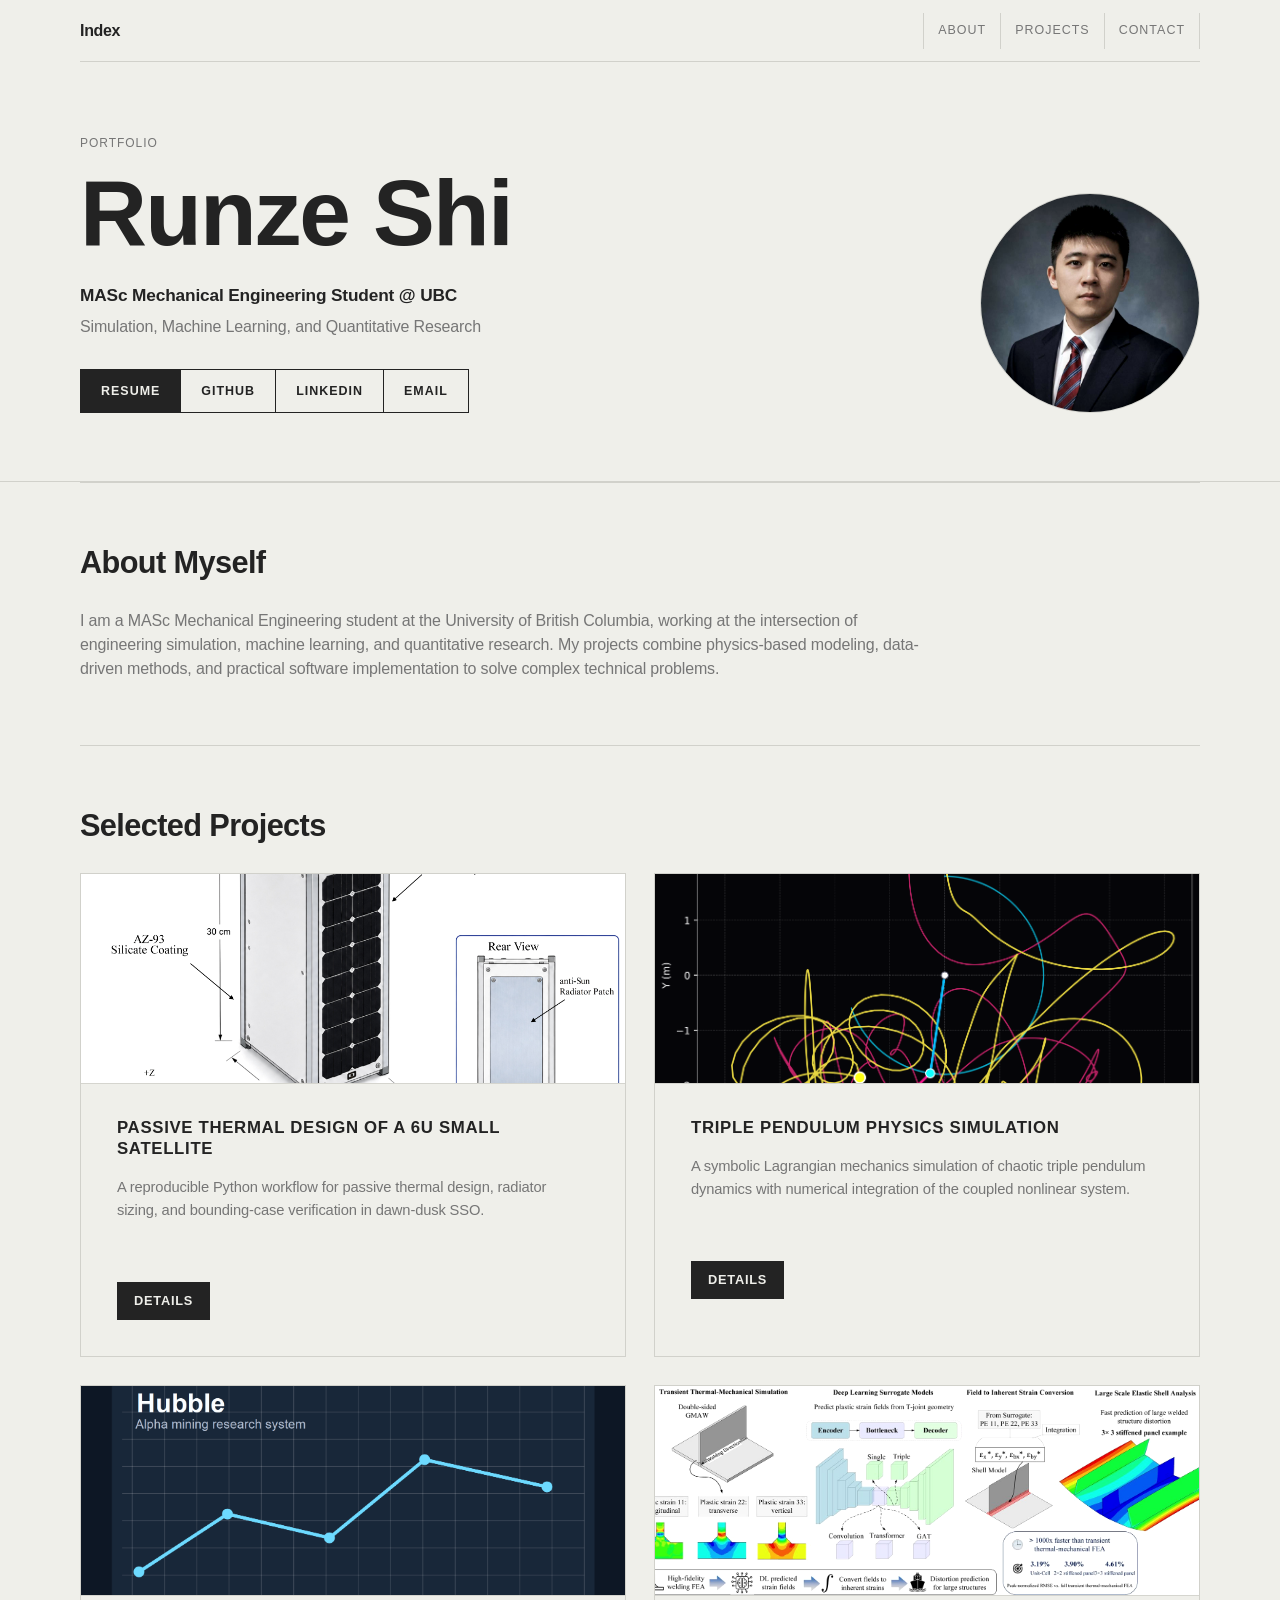
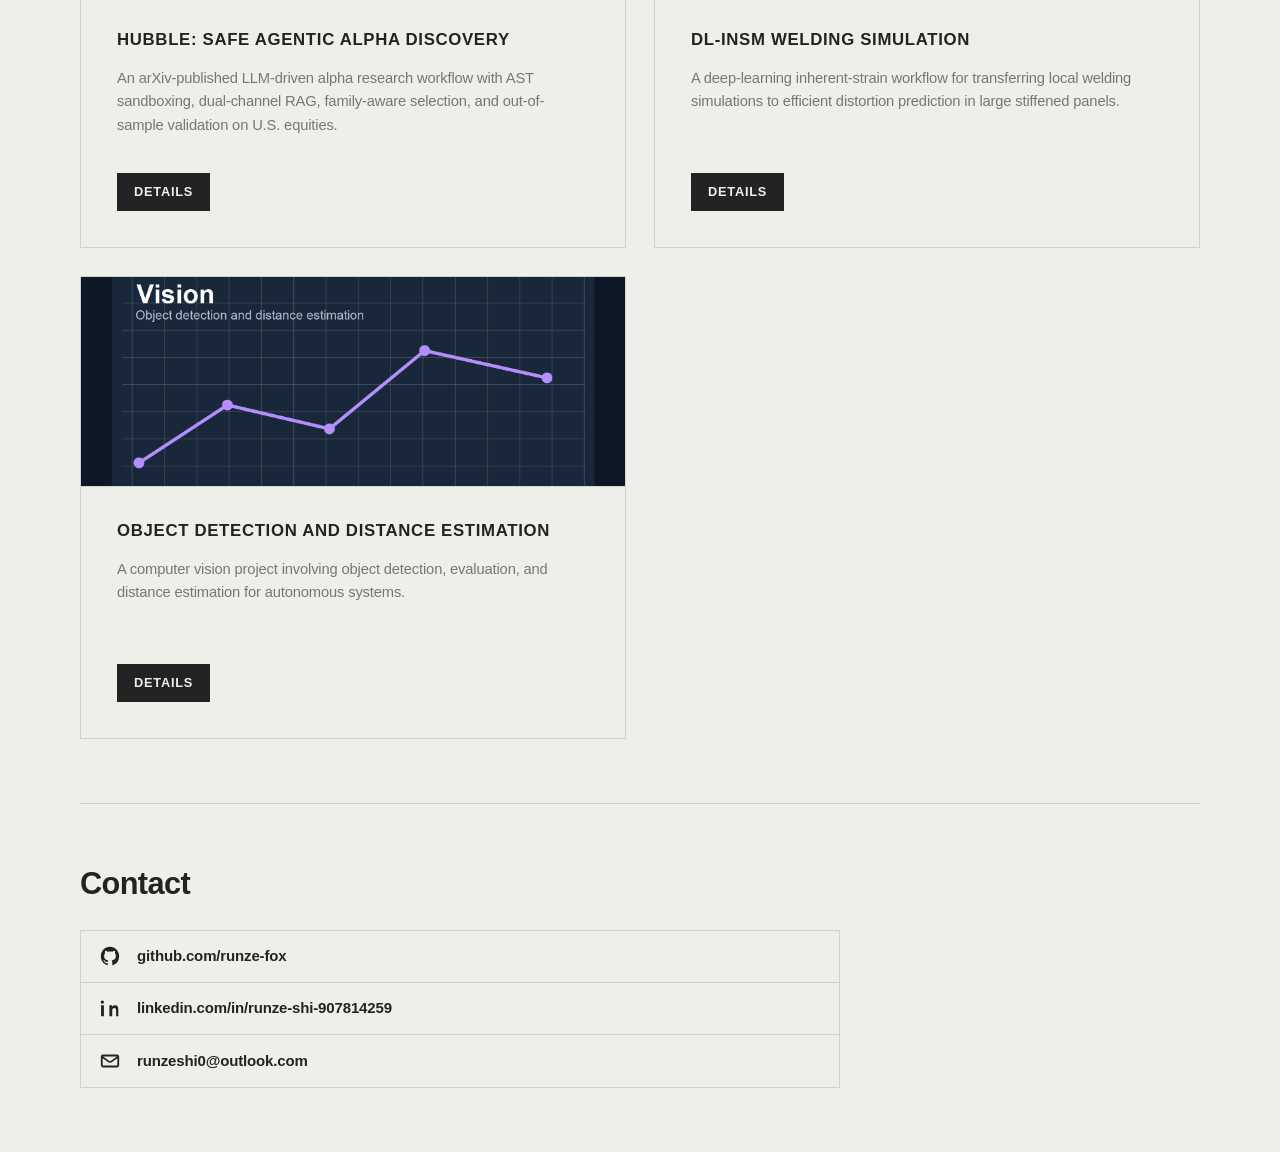
<file: index.html>
<!DOCTYPE html>
<html lang="en">

<head>
  <meta charset="UTF-8">
  <meta name="viewport" content="width=device-width, initial-scale=1.0">
  <title>Runze Shi | Portfolio</title>
  <link rel="stylesheet" href="style.css?v=20260718-3">
  <script data-goatcounter="https://runze-fox.goatcounter.com/count" async src="//gc.zgo.at/count.js"></script>
</head>

<body>
  <header class="site-header">
    <nav class="nav container">
      <a class="nav-logo" href="index.html">Index</a>
      <div class="nav-links">
        <a href="#about">About</a>
        <a href="#projects">Projects</a>
        <a href="#contact">Contact</a>
      </div>
    </nav>

    <section class="hero container">
      <div class="hero-content">
        <p class="eyebrow">Portfolio</p>
        <h1>Runze Shi</h1>
        <p class="subtitle">MASc Mechanical Engineering Student @ UBC</p>
        <p class="tagline">Simulation, Machine Learning, and Quantitative Research</p>
        <div class="button-row">
          <div class="resume-menu">
            <button class="button primary resume-trigger" type="button" aria-haspopup="true">
              Resume
            </button>
            <div class="resume-options" aria-label="Resume options">
              <a href="Resumes/Runze_ME.pdf" target="_blank" rel="noopener"
                data-goatcounter-click="resume-me">Mechanical Engineering</a>
              <a href="Resumes/Runze_quant.pdf" target="_blank" rel="noopener"
                data-goatcounter-click="resume-quant">Quantitative Research</a>
            </div>
          </div>
          <a class="button" href="https://github.com/runze-fox" data-goatcounter-click="hero-github">GitHub</a>
          <a class="button" href="https://www.linkedin.com/in/runze-shi-907814259/"
            data-goatcounter-click="hero-linkedin">LinkedIn</a>
          <a class="button" href="mailto:runzeshi0@outlook.com" data-goatcounter-click="hero-email">Email</a>
        </div>
      </div>
      <img class="profile-image" src="images/myself.jpg" alt="Runze Shi portrait">
    </section>
  </header>

  <main>
    <section id="about" class="section container">
      <div class="section-heading">
        <h2>About Myself</h2>
      </div>
      <p class="about-text">
        I am a MASc Mechanical Engineering student at the University of British Columbia, working at the intersection of
        engineering simulation, machine learning, and quantitative research. My projects combine physics-based modeling,
        data-driven methods, and practical software implementation to solve complex technical problems.
      </p>
    </section>

    <section id="projects" class="section container">
      <div class="section-heading">
        <h2>Selected Projects</h2>
      </div>

      <div class="project-grid">
        <article class="project-card">
          <img src="images/satellite/6u%20thermal%20zoning%20figure.jpg"
            alt="Passive thermal zoning layout of a 6U small satellite">
          <div class="project-card-body">
            <h3>Passive Thermal Design of a 6U Small Satellite</h3>
            <p>A reproducible Python workflow for passive thermal design, radiator sizing, and bounding-case
              verification in dawn-dusk SSO.</p>
            <a class="details-button" href="projects/satellite.html" data-goatcounter-click="details-satellite">DETAILS</a>
          </div>
        </article>

        <article class="project-card">
          <img src="images/pendulum/triple_pendulum_cover.png" alt="Triple pendulum chaotic trajectory visualization">
          <div class="project-card-body">
            <h3>Triple Pendulum Physics Simulation</h3>
            <p>A symbolic Lagrangian mechanics simulation of chaotic triple pendulum dynamics with numerical
              integration of the coupled nonlinear system.</p>
            <a class="details-button" href="projects/pendulum.html" data-goatcounter-click="details-pendulum">DETAILS</a>
          </div>
        </article>

        <article class="project-card">
          <img src="images/hubble-cover.png" alt="Hubble infrastructure and safety stack">
          <div class="project-card-body">
            <h3>Hubble: Safe Agentic Alpha Discovery</h3>
            <p>An arXiv-published LLM-driven alpha research workflow with AST sandboxing, dual-channel RAG, family-aware
              selection, and out-of-sample validation on U.S. equities.</p>
            <a class="details-button" href="projects/hubble.html" data-goatcounter-click="details-hubble">DETAILS</a>
          </div>
        </article>

        <article class="project-card">
          <img src="images/welding-cover.jpg" alt="DL-InSM welding simulation graphical abstract">
          <div class="project-card-body">
            <h3>DL-InSM Welding Simulation</h3>
            <p>A deep-learning inherent-strain workflow for transferring local welding simulations to efficient
              distortion prediction in large stiffened panels.</p>
            <a class="details-button" href="projects/welding.html" data-goatcounter-click="details-welding">DETAILS</a>
          </div>
        </article>

        <article class="project-card">
          <img src="images/dji-cover.png" alt="Object detection and distance estimation cover">
          <div class="project-card-body">
            <h3>Object Detection and Distance Estimation</h3>
            <p>A computer vision project involving object detection, evaluation, and distance estimation for autonomous
              systems.</p>
            <a class="details-button" href="projects/dji.html" data-goatcounter-click="details-dji">DETAILS</a>
          </div>
        </article>
      </div>
    </section>

    <section id="contact" class="section container contact-section">
      <div class="section-heading">
        <h2>Contact</h2>
      </div>
      <div class="contact-links">
        <a class="contact-link" href="https://github.com/runze-fox" aria-label="GitHub profile"
          data-goatcounter-click="contact-github">
          <svg class="contact-icon" viewBox="0 0 24 24" aria-hidden="true">
            <path
              d="M12 2C6.48 2 2 6.58 2 12.25c0 4.53 2.87 8.37 6.84 9.73.5.09.68-.22.68-.49 0-.24-.01-.88-.01-1.72-2.78.62-3.37-1.37-3.37-1.37-.45-1.18-1.11-1.5-1.11-1.5-.91-.64.07-.63.07-.63 1 .07 1.53 1.06 1.53 1.06.89 1.56 2.34 1.11 2.91.85.09-.66.35-1.11.63-1.37-2.22-.26-4.56-1.14-4.56-5.06 0-1.12.39-2.03 1.03-2.75-.1-.26-.45-1.3.1-2.71 0 0 .84-.28 2.75 1.05A9.36 9.36 0 0 1 12 7c.85 0 1.7.12 2.5.34 1.9-1.33 2.74-1.05 2.74-1.05.55 1.41.2 2.45.1 2.71.64.72 1.03 1.63 1.03 2.75 0 3.93-2.34 4.79-4.57 5.05.36.32.68.94.68 1.9 0 1.37-.01 2.47-.01 2.8 0 .27.18.59.69.49A10.2 10.2 0 0 0 22 12.25C22 6.58 17.52 2 12 2Z">
            </path>
          </svg>
          <span>github.com/runze-fox</span>
        </a>
        <a class="contact-link" href="https://www.linkedin.com/in/runze-shi-907814259/" aria-label="LinkedIn profile"
          data-goatcounter-click="contact-linkedin">
          <svg class="contact-icon" viewBox="0 0 24 24" aria-hidden="true">
            <path
              d="M5.37 21H2.24V8.98h3.13V21ZM3.8 7.33A1.82 1.82 0 1 1 3.81 3.7a1.82 1.82 0 0 1 0 3.63ZM21.76 21h-3.13v-5.85c0-1.4-.03-3.19-1.94-3.19-1.94 0-2.24 1.52-2.24 3.08V21h-3.13V8.98h3v1.64h.04c.42-.79 1.44-1.63 2.96-1.63 3.17 0 3.75 2.09 3.75 4.8V21h-.31Z">
            </path>
          </svg>
          <span>linkedin.com/in/runze-shi-907814259</span>
        </a>
        <a class="contact-link" href="mailto:runzeshi0@outlook.com" aria-label="Email Runze Shi"
          data-goatcounter-click="contact-email">
          <svg class="contact-icon" viewBox="0 0 24 24" aria-hidden="true">
            <path
              d="M4.25 5h15.5A2.25 2.25 0 0 1 22 7.25v9.5A2.25 2.25 0 0 1 19.75 19H4.25A2.25 2.25 0 0 1 2 16.75v-9.5A2.25 2.25 0 0 1 4.25 5Zm.14 2 7.33 5.15c.17.12.39.12.56 0L19.61 7H4.39Zm15.61 1.92-6.57 4.61a2.48 2.48 0 0 1-2.86 0L4 8.92v7.83c0 .14.11.25.25.25h15.5c.14 0 .25-.11.25-.25V8.92Z">
            </path>
          </svg>
          <span>runzeshi0@outlook.com</span>
        </a>
      </div>
    </section>
  </main>
</body>

</html>
</file>
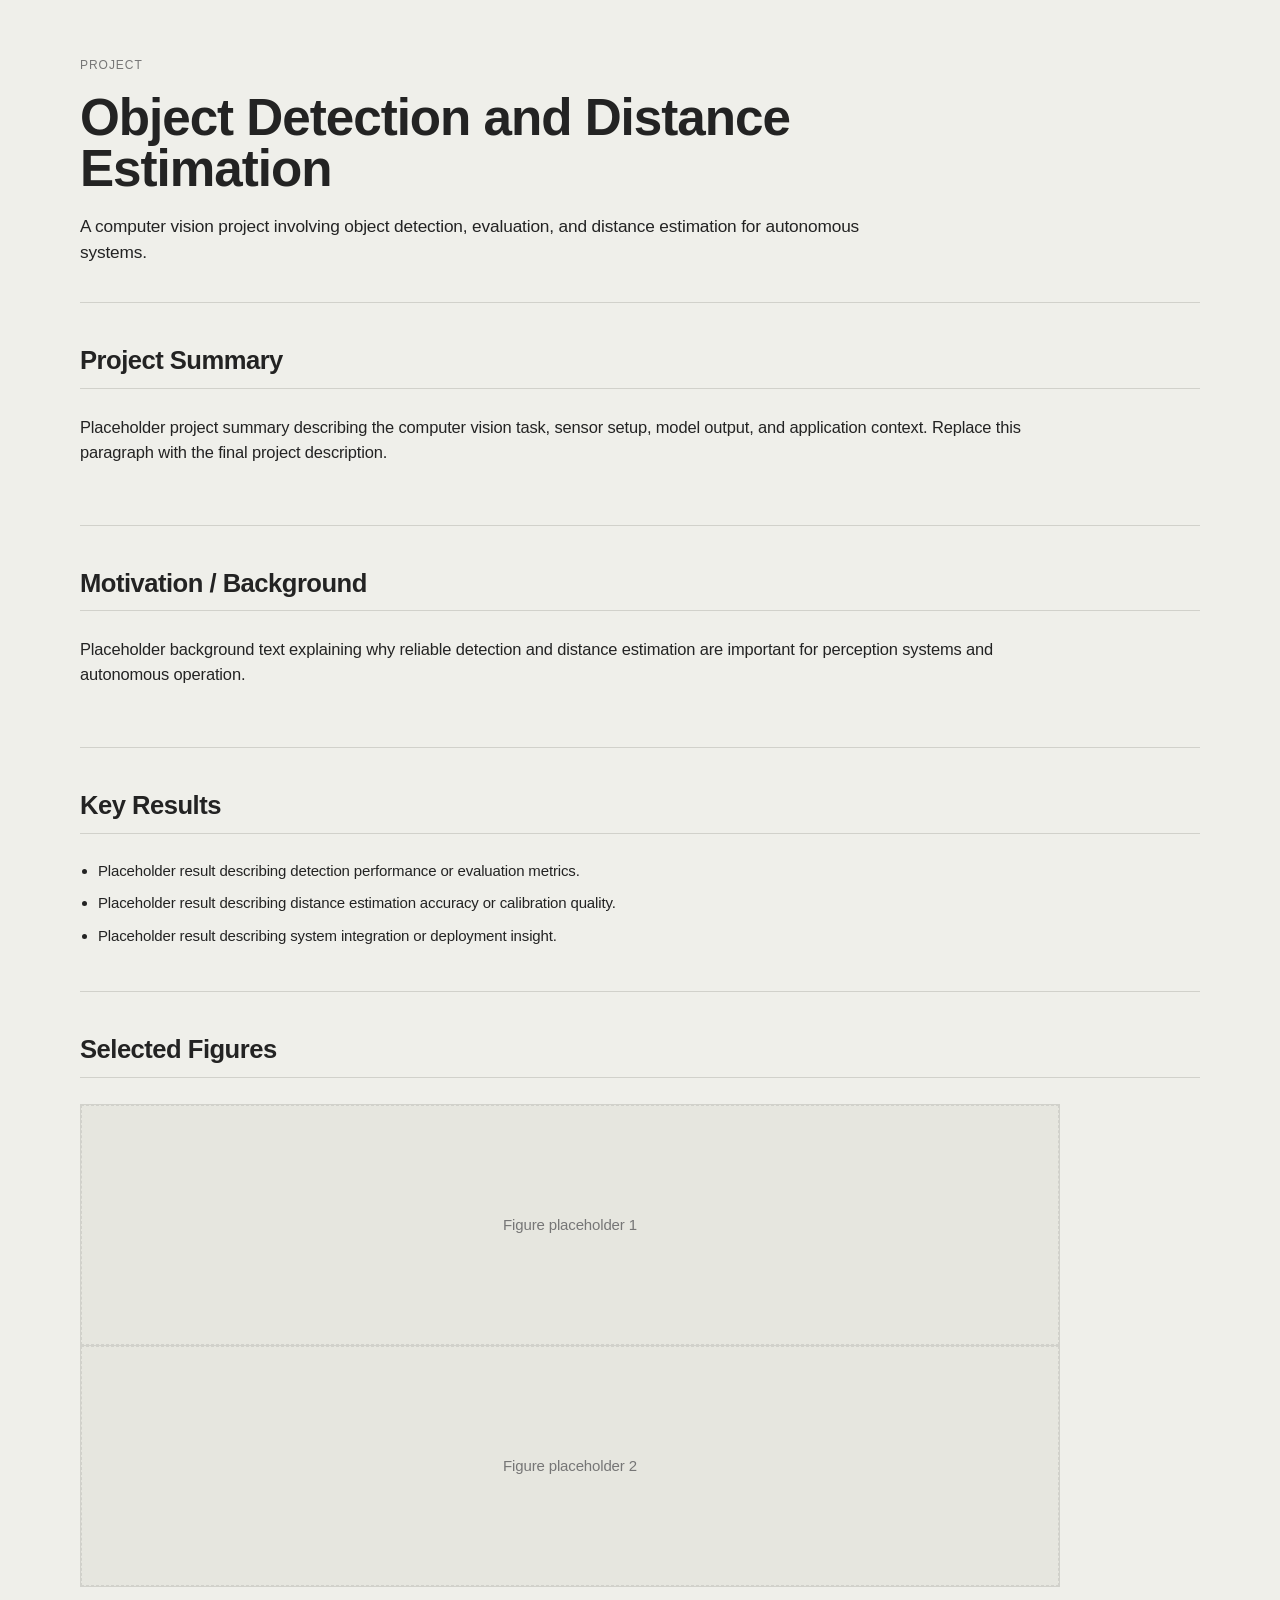
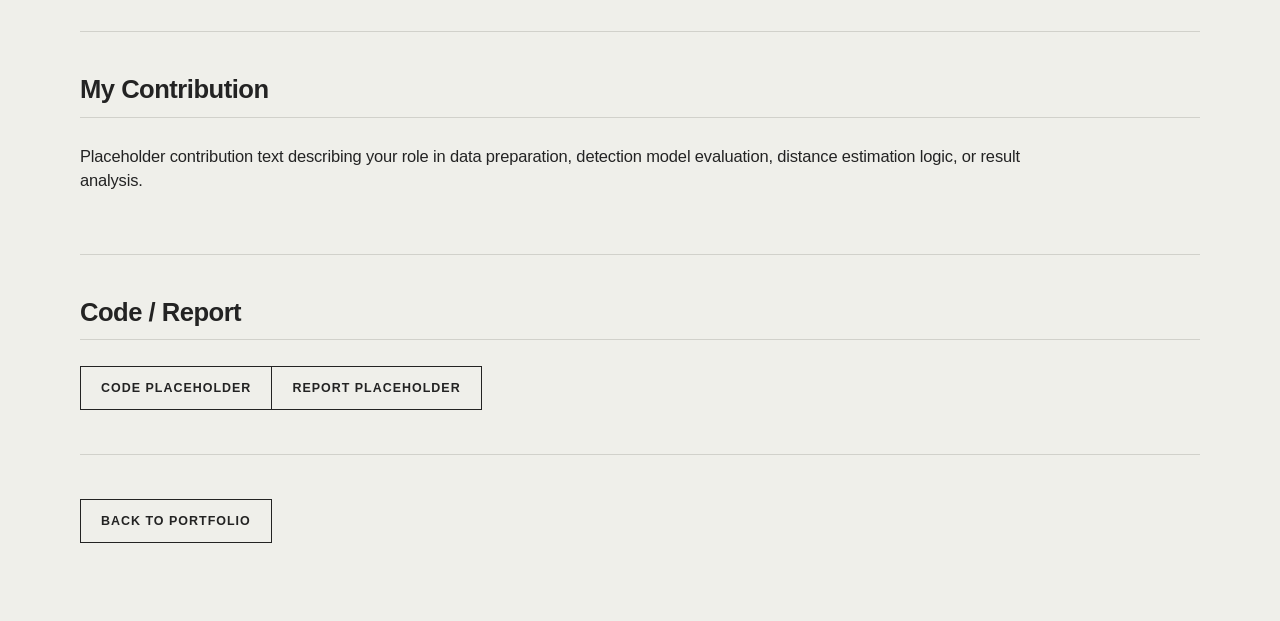
<file: projects/dji.html>
<!DOCTYPE html>
<html lang="en">
<head>
  <meta charset="UTF-8">
  <meta name="viewport" content="width=device-width, initial-scale=1.0">
  <title>Object Detection and Distance Estimation | Runze Shi</title>
  <link rel="stylesheet" href="../style.css">
  <script data-goatcounter="https://runze-fox.goatcounter.com/count" async src="//gc.zgo.at/count.js"></script>
</head>
<body>
  <main class="project-page container">
    <header class="project-hero">
      <p class="eyebrow">Project</p>
      <h1>Object Detection and Distance Estimation</h1>
      <p class="project-summary">A computer vision project involving object detection, evaluation, and distance estimation for autonomous systems.</p>
    </header>

    <section class="detail-section">
      <h2>Project Summary</h2>
      <p>Placeholder project summary describing the computer vision task, sensor setup, model output, and application context. Replace this paragraph with the final project description.</p>
    </section>

    <section class="detail-section">
      <h2>Motivation / Background</h2>
      <p>Placeholder background text explaining why reliable detection and distance estimation are important for perception systems and autonomous operation.</p>
    </section>

    <section class="detail-section">
      <h2>Key Results</h2>
      <ul>
        <li>Placeholder result describing detection performance or evaluation metrics.</li>
        <li>Placeholder result describing distance estimation accuracy or calibration quality.</li>
        <li>Placeholder result describing system integration or deployment insight.</li>
      </ul>
    </section>

    <section class="detail-section">
      <h2>Selected Figures</h2>
      <div class="figure-grid">
        <div class="figure-placeholder">Figure placeholder 1</div>
        <div class="figure-placeholder">Figure placeholder 2</div>
      </div>
    </section>

    <section class="detail-section">
      <h2>My Contribution</h2>
      <p>Placeholder contribution text describing your role in data preparation, detection model evaluation, distance estimation logic, or result analysis.</p>
    </section>

    <section class="detail-section">
      <h2>Code / Report</h2>
      <div class="link-list">
        <a class="button" href="#" data-goatcounter-click="dji-code-placeholder">Code Placeholder</a>
        <a class="button" href="#" data-goatcounter-click="dji-report-placeholder">Report Placeholder</a>
      </div>
    </section>

    <footer class="footer-actions">
      <a class="back-link" href="../index.html">Back to Portfolio</a>
    </footer>
  </main>
</body>
</html>
</file>
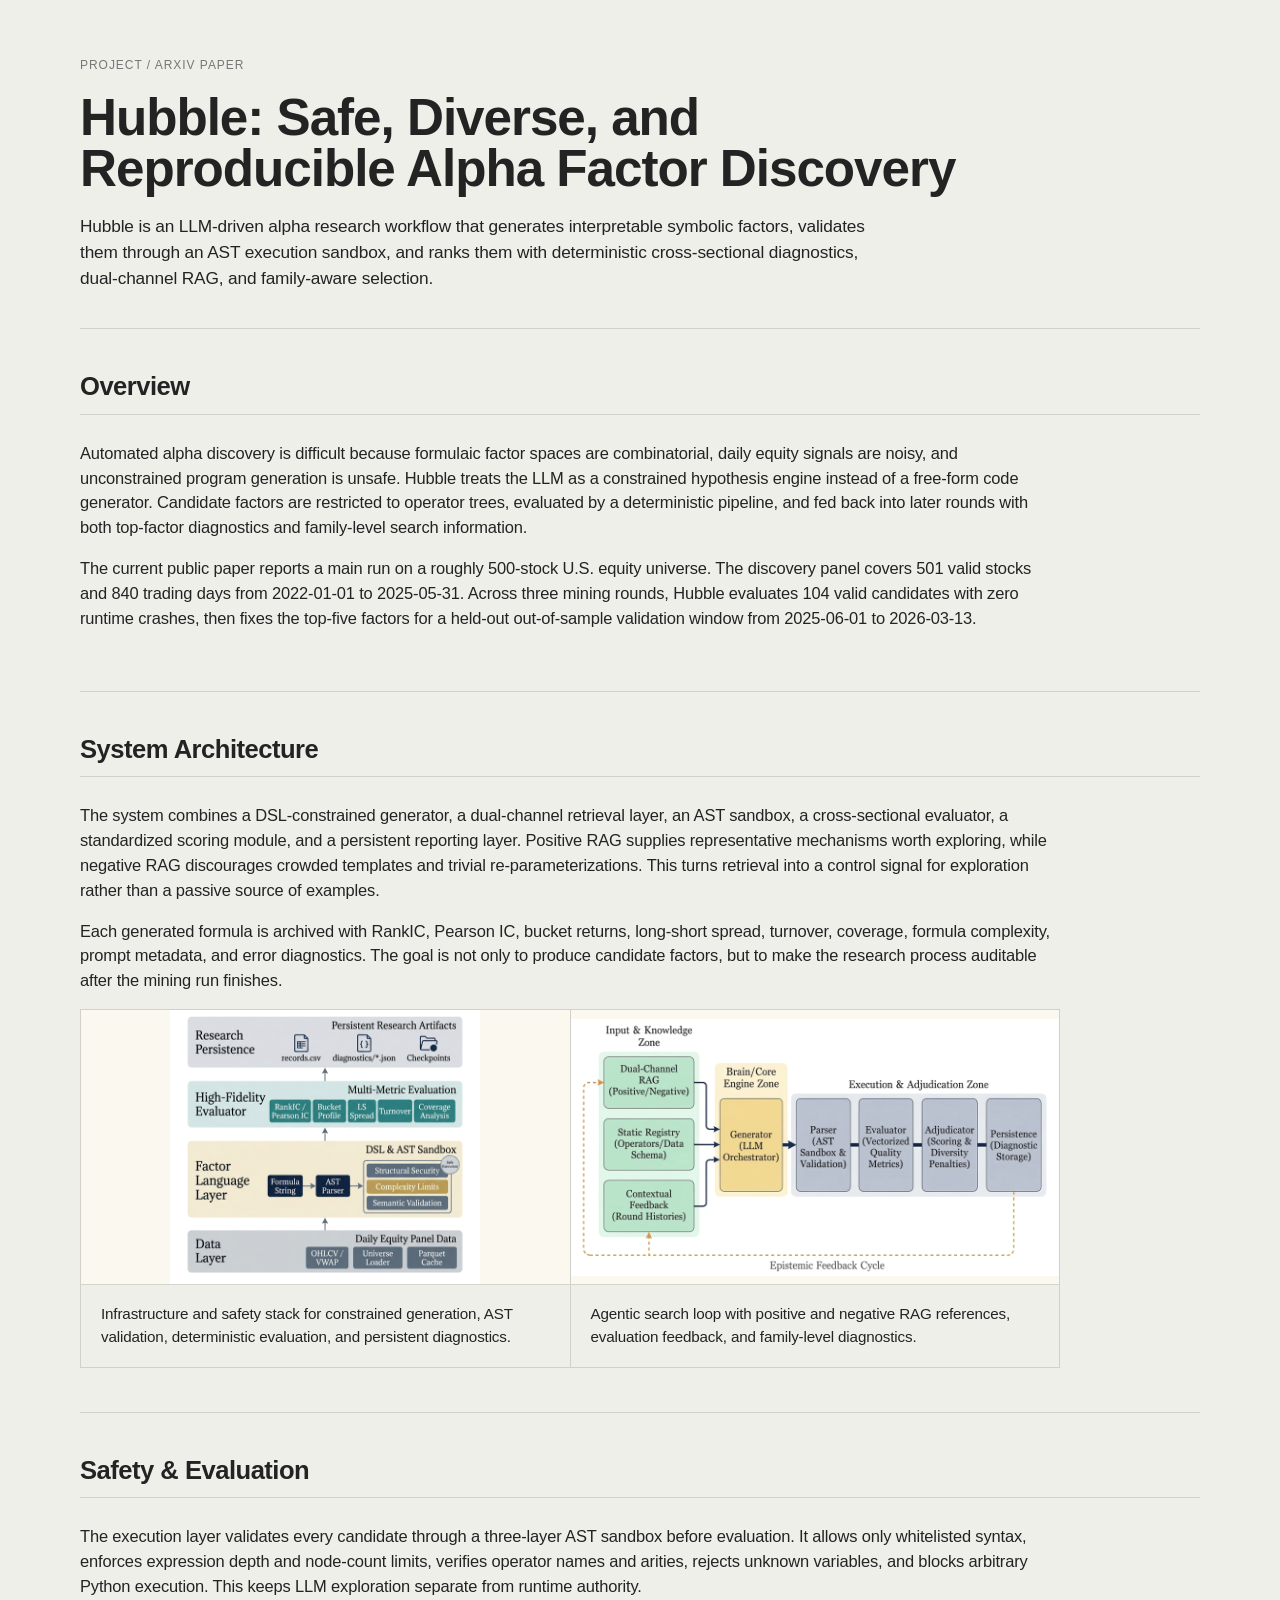
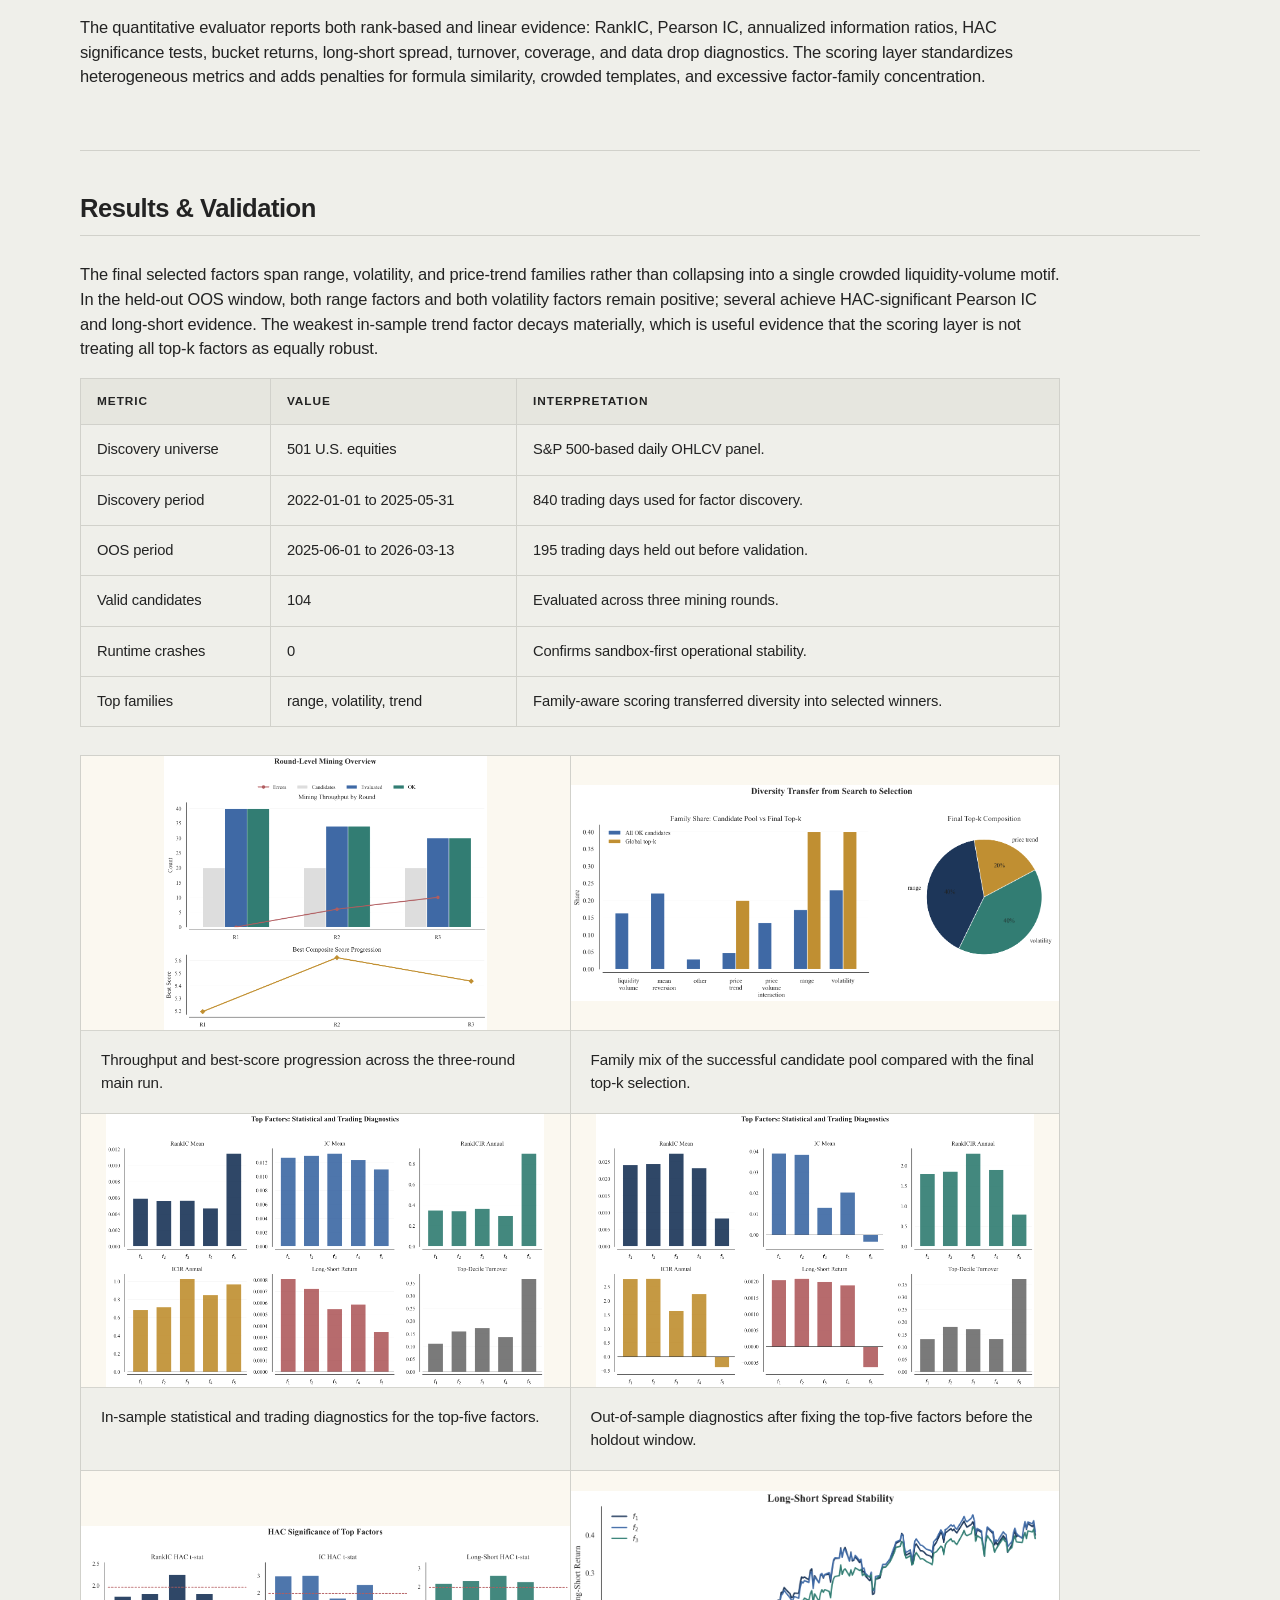
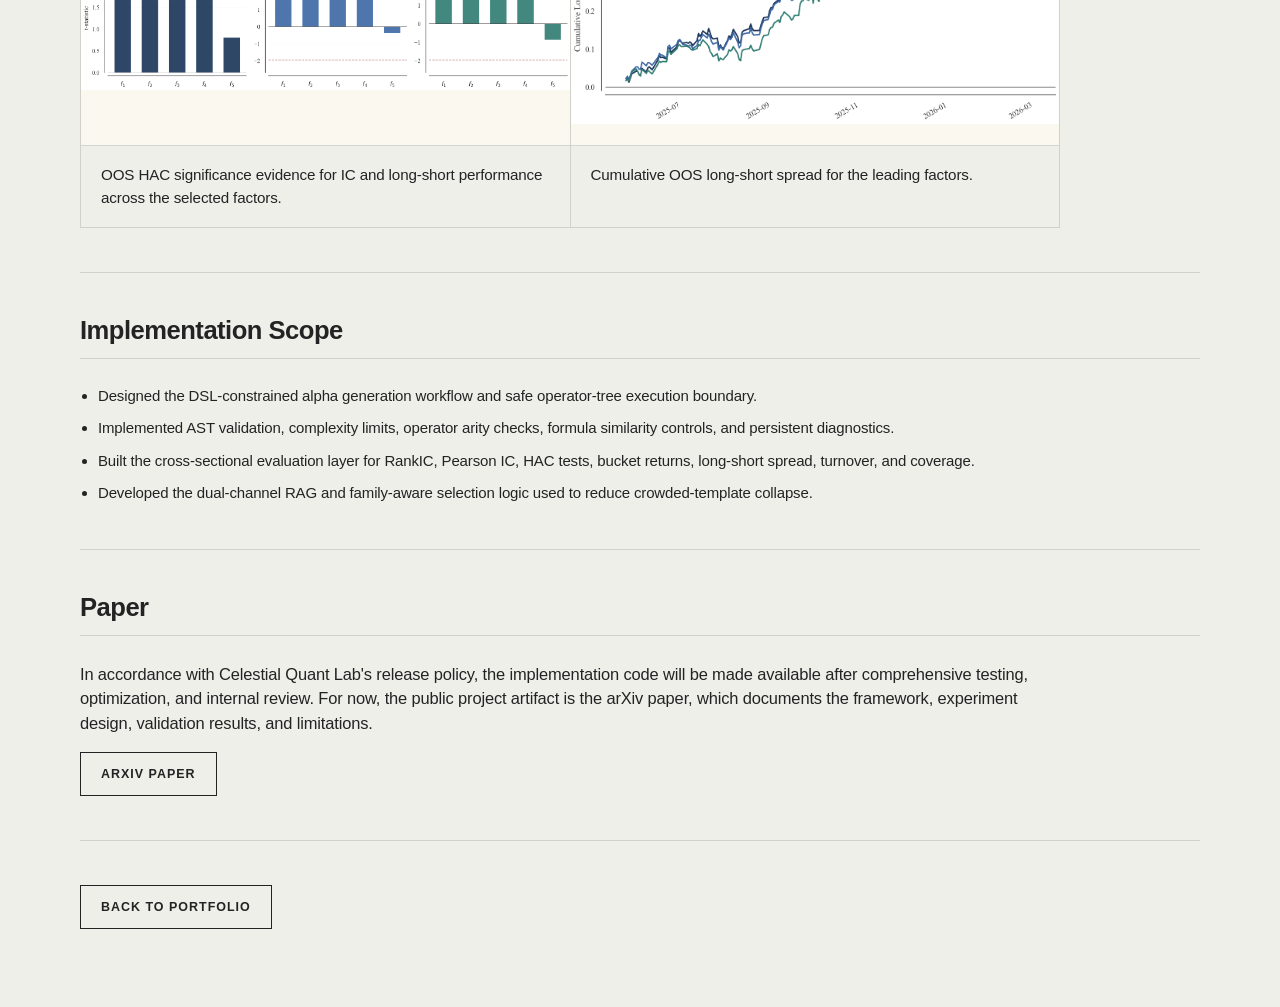
<file: projects/hubble.html>
<!DOCTYPE html>
<html lang="en">

<head>
  <meta charset="UTF-8">
  <meta name="viewport" content="width=device-width, initial-scale=1.0">
  <title>Hubble: Safe Agentic Alpha Factor Discovery | Runze Shi</title>
  <link rel="stylesheet" href="../style.css?v=20260718-2">
  <script data-goatcounter="https://runze-fox.goatcounter.com/count" async src="//gc.zgo.at/count.js"></script>
</head>

<body>
  <main class="project-page container">
    <header class="project-hero">
      <p class="eyebrow">Project / arXiv Paper</p>
      <h1>Hubble: Safe, Diverse, and Reproducible Alpha Factor Discovery</h1>
      <p class="project-summary">Hubble is an LLM-driven alpha research workflow that generates interpretable symbolic
        factors, validates them through an AST execution sandbox, and ranks them with deterministic cross-sectional
        diagnostics, dual-channel RAG, and family-aware selection.</p>
    </header>

    <section class="detail-section">
      <h2>Overview</h2>
      <p>Automated alpha discovery is difficult because formulaic factor spaces are combinatorial, daily equity signals
        are noisy, and unconstrained program generation is unsafe. Hubble treats the LLM as a constrained hypothesis
        engine instead of a free-form code generator. Candidate factors are restricted to operator trees, evaluated by
        a deterministic pipeline, and fed back into later rounds with both top-factor diagnostics and family-level
        search information.</p>
      <p>The current public paper reports a main run on a roughly 500-stock U.S. equity universe. The discovery panel
        covers 501 valid stocks and 840 trading days from 2022-01-01 to 2025-05-31. Across three mining rounds, Hubble
        evaluates 104 valid candidates with zero runtime crashes, then fixes the top-five factors for a held-out
        out-of-sample validation window from 2025-06-01 to 2026-03-13.</p>
    </section>

    <section class="detail-section">
      <h2>System Architecture</h2>
      <p>The system combines a DSL-constrained generator, a dual-channel retrieval layer, an AST sandbox, a
        cross-sectional evaluator, a standardized scoring module, and a persistent reporting layer. Positive RAG
        supplies representative mechanisms worth exploring, while negative RAG discourages crowded templates and
        trivial re-parameterizations. This turns retrieval into a control signal for exploration rather than a passive
        source of examples.</p>
      <p>Each generated formula is archived with RankIC, Pearson IC, bucket returns, long-short spread, turnover,
        coverage, formula complexity, prompt metadata, and error diagnostics. The goal is not only to produce candidate
        factors, but to make the research process auditable after the mining run finishes.</p>

      <div class="figure-grid paper-figure-grid">
        <figure class="figure-card">
          <img src="../images/hubble/infrastructure_safety_stack.png" alt="Hubble infrastructure and safety stack">
          <figcaption>Infrastructure and safety stack for constrained generation, AST validation, deterministic
            evaluation, and persistent diagnostics.</figcaption>
        </figure>
        <figure class="figure-card">
          <img src="../images/hubble/Pipeline.png" alt="Hubble agentic search loop">
          <figcaption>Agentic search loop with positive and negative RAG references, evaluation feedback, and
            family-level diagnostics.</figcaption>
        </figure>
      </div>
    </section>

    <section class="detail-section">
      <h2>Safety & Evaluation</h2>
      <p>The execution layer validates every candidate through a three-layer AST sandbox before evaluation. It allows
        only whitelisted syntax, enforces expression depth and node-count limits, verifies operator names and arities,
        rejects unknown variables, and blocks arbitrary Python execution. This keeps LLM exploration separate from
        runtime authority.</p>
      <p>The quantitative evaluator reports both rank-based and linear evidence: RankIC, Pearson IC, annualized
        information ratios, HAC significance tests, bucket returns, long-short spread, turnover, coverage, and data
        drop diagnostics. The scoring layer standardizes heterogeneous metrics and adds penalties for formula
        similarity, crowded templates, and excessive factor-family concentration.</p>
    </section>

    <section class="detail-section">
      <h2>Results & Validation</h2>
      <p>The final selected factors span range, volatility, and price-trend families rather than collapsing into a
        single crowded liquidity-volume motif. In the held-out OOS window, both range factors and both volatility
        factors remain positive; several achieve HAC-significant Pearson IC and long-short evidence. The weakest
        in-sample trend factor decays materially, which is useful evidence that the scoring layer is not treating all
        top-k factors as equally robust.</p>

      <table class="stats-table">
        <thead>
          <tr>
            <th>Metric</th>
            <th>Value</th>
            <th>Interpretation</th>
          </tr>
        </thead>
        <tbody>
          <tr>
            <td>Discovery universe</td>
            <td>501 U.S. equities</td>
            <td>S&amp;P 500-based daily OHLCV panel.</td>
          </tr>
          <tr>
            <td>Discovery period</td>
            <td>2022-01-01 to 2025-05-31</td>
            <td>840 trading days used for factor discovery.</td>
          </tr>
          <tr>
            <td>OOS period</td>
            <td>2025-06-01 to 2026-03-13</td>
            <td>195 trading days held out before validation.</td>
          </tr>
          <tr>
            <td>Valid candidates</td>
            <td>104</td>
            <td>Evaluated across three mining rounds.</td>
          </tr>
          <tr>
            <td>Runtime crashes</td>
            <td>0</td>
            <td>Confirms sandbox-first operational stability.</td>
          </tr>
          <tr>
            <td>Top families</td>
            <td>range, volatility, trend</td>
            <td>Family-aware scoring transferred diversity into selected winners.</td>
          </tr>
        </tbody>
      </table>

      <div class="figure-grid paper-figure-grid">
        <figure class="figure-card">
          <img src="../images/hubble/fig_round_overview.png" alt="Hubble round overview">
          <figcaption>Throughput and best-score progression across the three-round main run.</figcaption>
        </figure>
        <figure class="figure-card">
          <img src="../images/hubble/fig_family_diversity.png" alt="Hubble factor family diversity">
          <figcaption>Family mix of the successful candidate pool compared with the final top-k selection.</figcaption>
        </figure>
        <figure class="figure-card">
          <img src="../images/hubble/fig_is_top_factor_metrics.png" alt="In-sample top factor metrics">
          <figcaption>In-sample statistical and trading diagnostics for the top-five factors.</figcaption>
        </figure>
        <figure class="figure-card">
          <img src="../images/hubble/fig_oos_top_factor_metrics.png" alt="Out-of-sample top factor metrics">
          <figcaption>Out-of-sample diagnostics after fixing the top-five factors before the holdout window.</figcaption>
        </figure>
        <figure class="figure-card">
          <img src="../images/hubble/fig_oos_significance_topk.png" alt="Out-of-sample HAC significance">
          <figcaption>OOS HAC significance evidence for IC and long-short performance across the selected factors.</figcaption>
        </figure>
        <figure class="figure-card">
          <img src="../images/hubble/fig_oos_long_short_cumulative.png" alt="Out-of-sample cumulative long-short spread">
          <figcaption>Cumulative OOS long-short spread for the leading factors.</figcaption>
        </figure>
      </div>
    </section>

    <section class="detail-section">
      <h2>Implementation Scope</h2>
      <ul>
        <li>Designed the DSL-constrained alpha generation workflow and safe operator-tree execution boundary.</li>
        <li>Implemented AST validation, complexity limits, operator arity checks, formula similarity controls, and
          persistent diagnostics.</li>
        <li>Built the cross-sectional evaluation layer for RankIC, Pearson IC, HAC tests, bucket returns, long-short
          spread, turnover, and coverage.</li>
        <li>Developed the dual-channel RAG and family-aware selection logic used to reduce crowded-template collapse.</li>
      </ul>
    </section>

    <section class="detail-section">
      <h2>Paper</h2>
      <p>In accordance with Celestial Quant Lab's release policy, the implementation code will be made available after
        comprehensive testing, optimization, and internal review. For now, the public project artifact is the arXiv
        paper, which documents the framework, experiment design, validation results, and limitations.</p>
      <div class="link-list">
        <a class="button" href="https://arxiv.org/abs/2604.09601" target="_blank"
          data-goatcounter-click="hubble-arxiv">arXiv Paper</a>
      </div>
    </section>

    <footer class="footer-actions">
      <a class="back-link" href="../index.html">Back to Portfolio</a>
    </footer>
  </main>
</body>

</html>
</file>
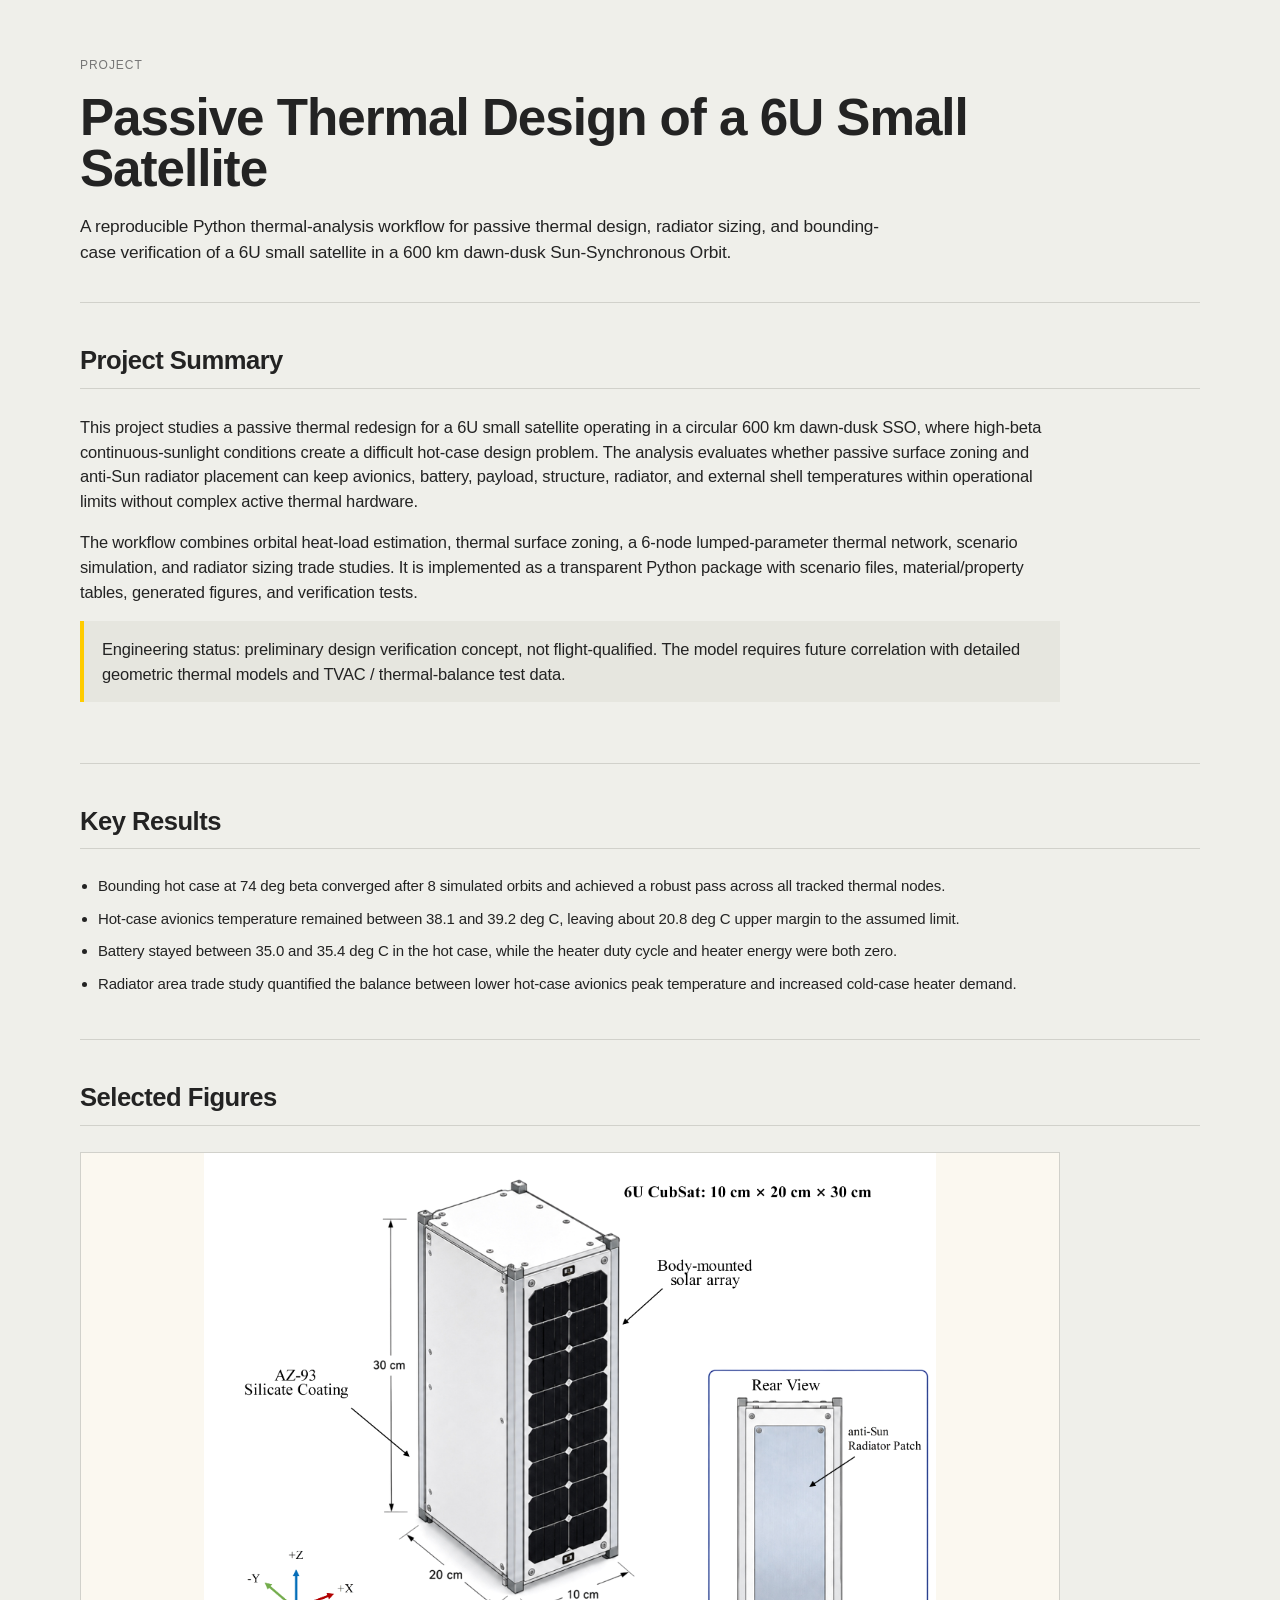
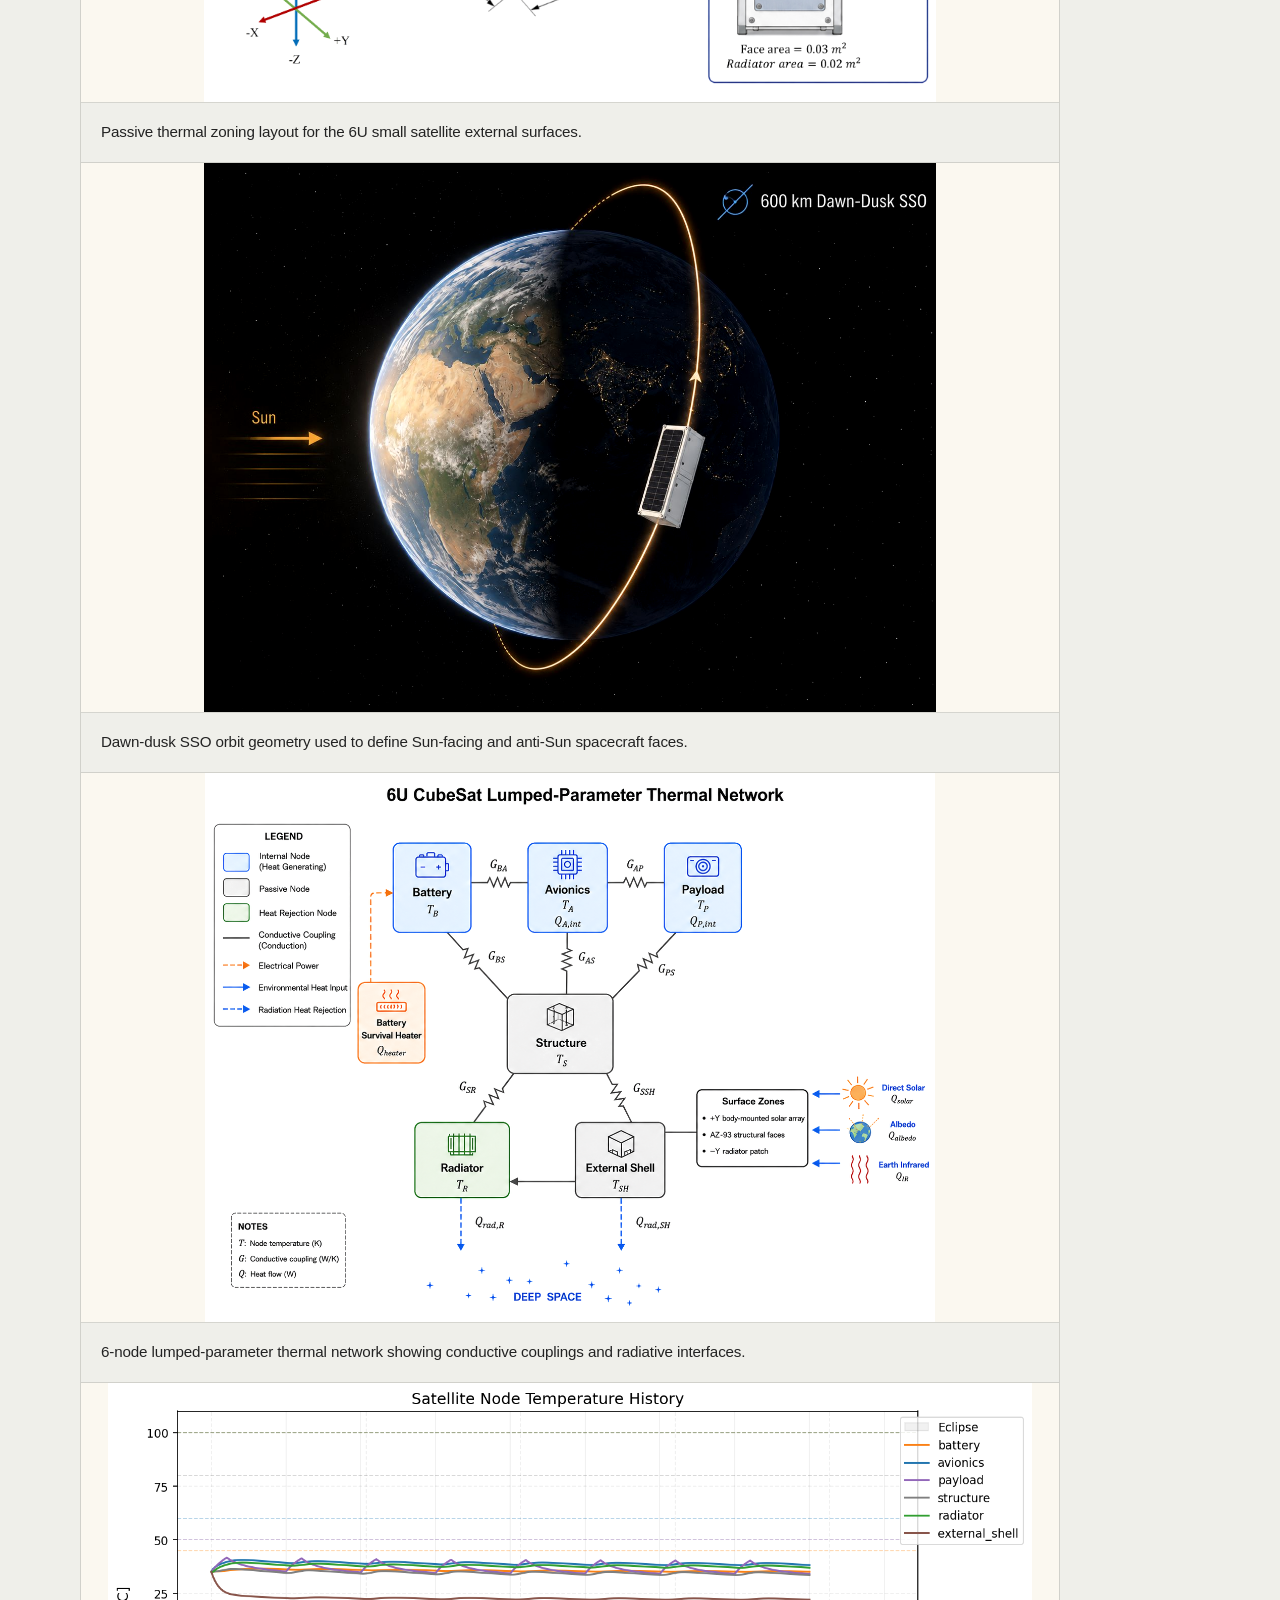
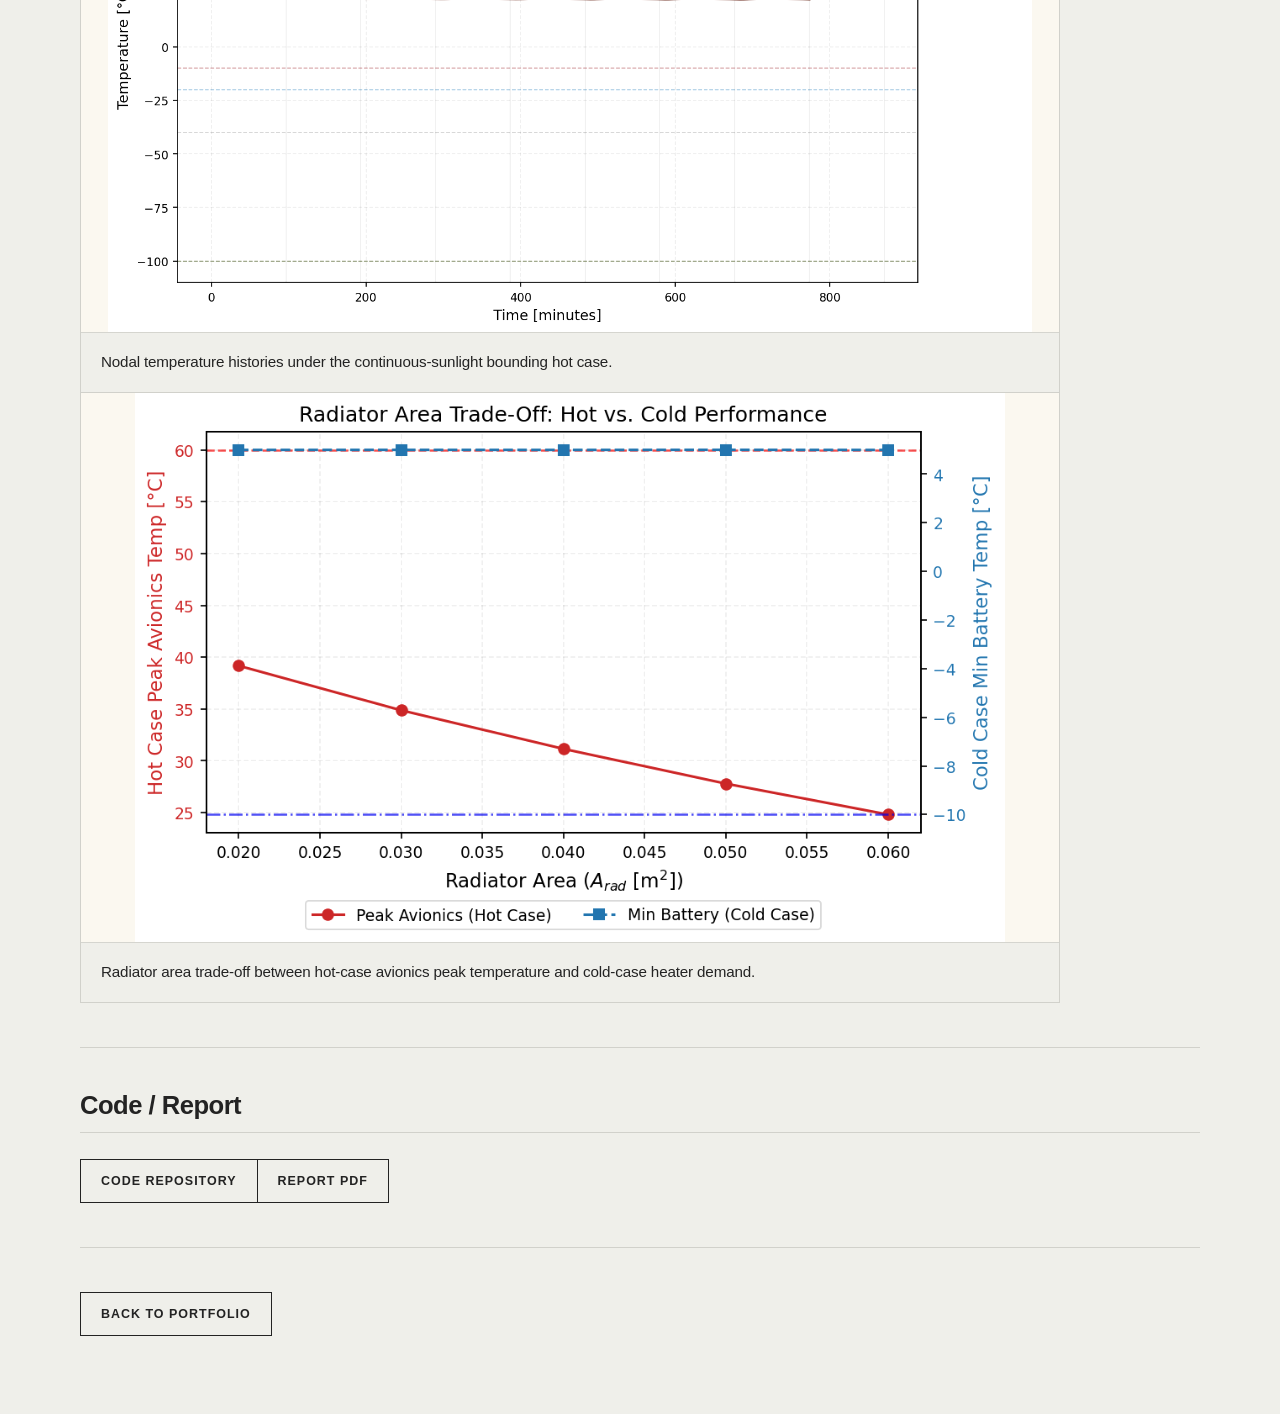
<file: projects/satellite.html>
<!DOCTYPE html>
<html lang="en">
<head>
  <meta charset="UTF-8">
  <meta name="viewport" content="width=device-width, initial-scale=1.0">
  <title>6U CubeSat Thermal Analysis | Runze Shi</title>
  <link rel="stylesheet" href="../style.css">
  <script data-goatcounter="https://runze-fox.goatcounter.com/count" async src="//gc.zgo.at/count.js"></script>
</head>
<body>
  <main class="project-page container">
    <header class="project-hero">
      <p class="eyebrow">Project</p>
      <h1>Passive Thermal Design of a 6U Small Satellite</h1>
      <p class="project-summary">A reproducible Python thermal-analysis workflow for passive thermal design, radiator sizing, and bounding-case verification of a 6U small satellite in a 600 km dawn-dusk Sun-Synchronous Orbit.</p>
    </header>

    <section class="detail-section">
      <h2>Project Summary</h2>
      <p>This project studies a passive thermal redesign for a 6U small satellite operating in a circular 600 km dawn-dusk SSO, where high-beta continuous-sunlight conditions create a difficult hot-case design problem. The analysis evaluates whether passive surface zoning and anti-Sun radiator placement can keep avionics, battery, payload, structure, radiator, and external shell temperatures within operational limits without complex active thermal hardware.</p>
      <p>The workflow combines orbital heat-load estimation, thermal surface zoning, a 6-node lumped-parameter thermal network, scenario simulation, and radiator sizing trade studies. It is implemented as a transparent Python package with scenario files, material/property tables, generated figures, and verification tests.</p>
      <p class="project-note">Engineering status: preliminary design verification concept, not flight-qualified. The model requires future correlation with detailed geometric thermal models and TVAC / thermal-balance test data.</p>
    </section>

    <section class="detail-section">
      <h2>Key Results</h2>
      <ul>
        <li>Bounding hot case at 74 deg beta converged after 8 simulated orbits and achieved a robust pass across all tracked thermal nodes.</li>
        <li>Hot-case avionics temperature remained between 38.1 and 39.2 deg C, leaving about 20.8 deg C upper margin to the assumed limit.</li>
        <li>Battery stayed between 35.0 and 35.4 deg C in the hot case, while the heater duty cycle and heater energy were both zero.</li>
        <li>Radiator area trade study quantified the balance between lower hot-case avionics peak temperature and increased cold-case heater demand.</li>
      </ul>
    </section>

    <section class="detail-section">
      <h2>Selected Figures</h2>
      <div class="figure-grid">
        <figure class="figure-card">
          <img src="../images/satellite/6u%20thermal%20zoning%20figure.jpg" alt="6U CubeSat passive thermal zoning layout">
          <figcaption>Passive thermal zoning layout for the 6U small satellite external surfaces.</figcaption>
        </figure>
        <figure class="figure-card">
          <img src="../images/satellite/sso-orbit.jpg" alt="Dawn-dusk SSO orbit geometry">
          <figcaption>Dawn-dusk SSO orbit geometry used to define Sun-facing and anti-Sun spacecraft faces.</figcaption>
        </figure>
        <figure class="figure-card">
          <img src="../images/satellite/thermal-network.png" alt="6-node thermal network">
          <figcaption>6-node lumped-parameter thermal network showing conductive couplings and radiative interfaces.</figcaption>
        </figure>
        <figure class="figure-card">
          <img src="../images/satellite/bounding-hot-temperature-history.png" alt="Bounding hot case temperature history">
          <figcaption>Nodal temperature histories under the continuous-sunlight bounding hot case.</figcaption>
        </figure>
        <figure class="figure-card">
          <img src="../images/satellite/radiator-area-system-trade.png" alt="Radiator area system trade study">
          <figcaption>Radiator area trade-off between hot-case avionics peak temperature and cold-case heater demand.</figcaption>
        </figure>
      </div>
    </section>

    <section class="detail-section">
      <h2>Code / Report</h2>
      <div class="link-list">
        <a class="button" href="https://github.com/runze-fox/Passive-Thermal-Design-of-a-6U-Small-Satellite"
          data-goatcounter-click="satellite-code">Code Repository</a>
        <a class="button" href="https://github.com/runze-fox/Passive-Thermal-Design-of-a-6U-Small-Satellite/blob/main/report/report_en.pdf"
          data-goatcounter-click="satellite-report">Report PDF</a>
      </div>
    </section>

    <footer class="footer-actions">
      <a class="back-link" href="../index.html">Back to Portfolio</a>
    </footer>
  </main>
</body>
</html>
</file>
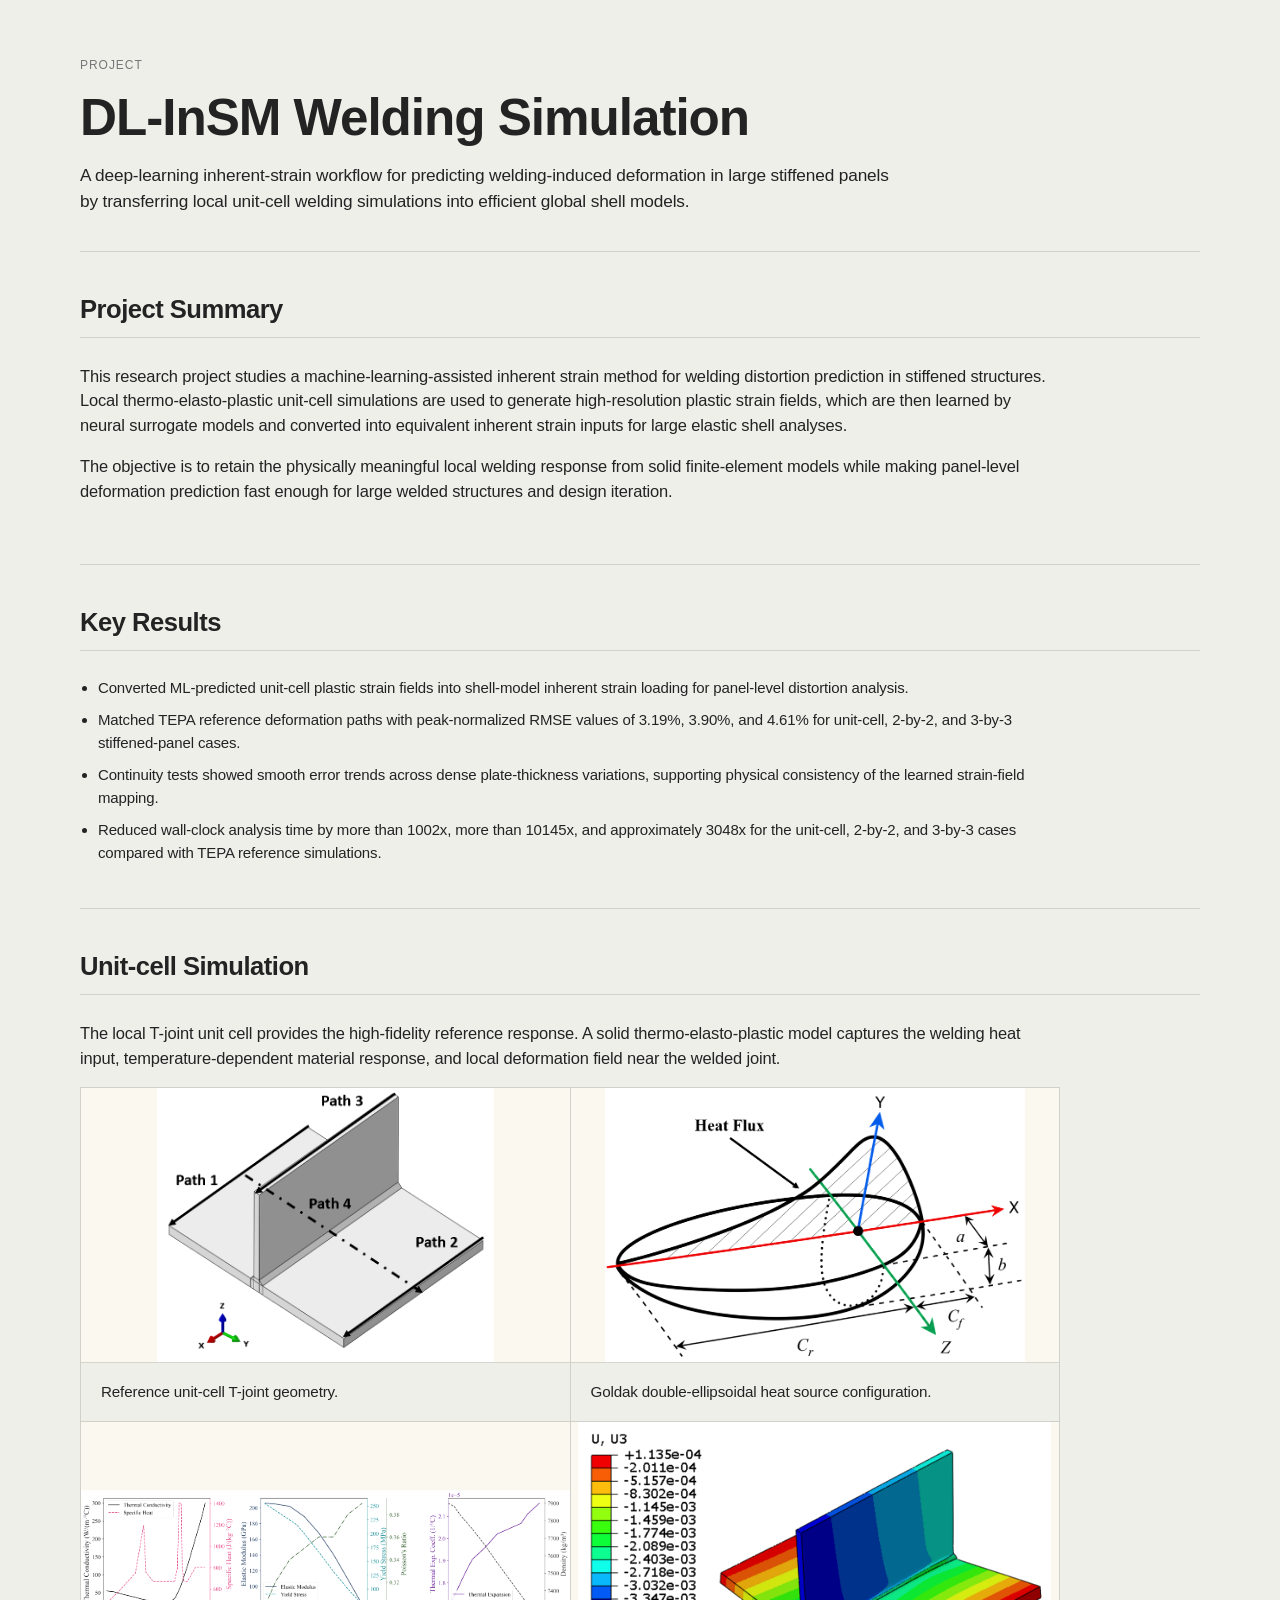
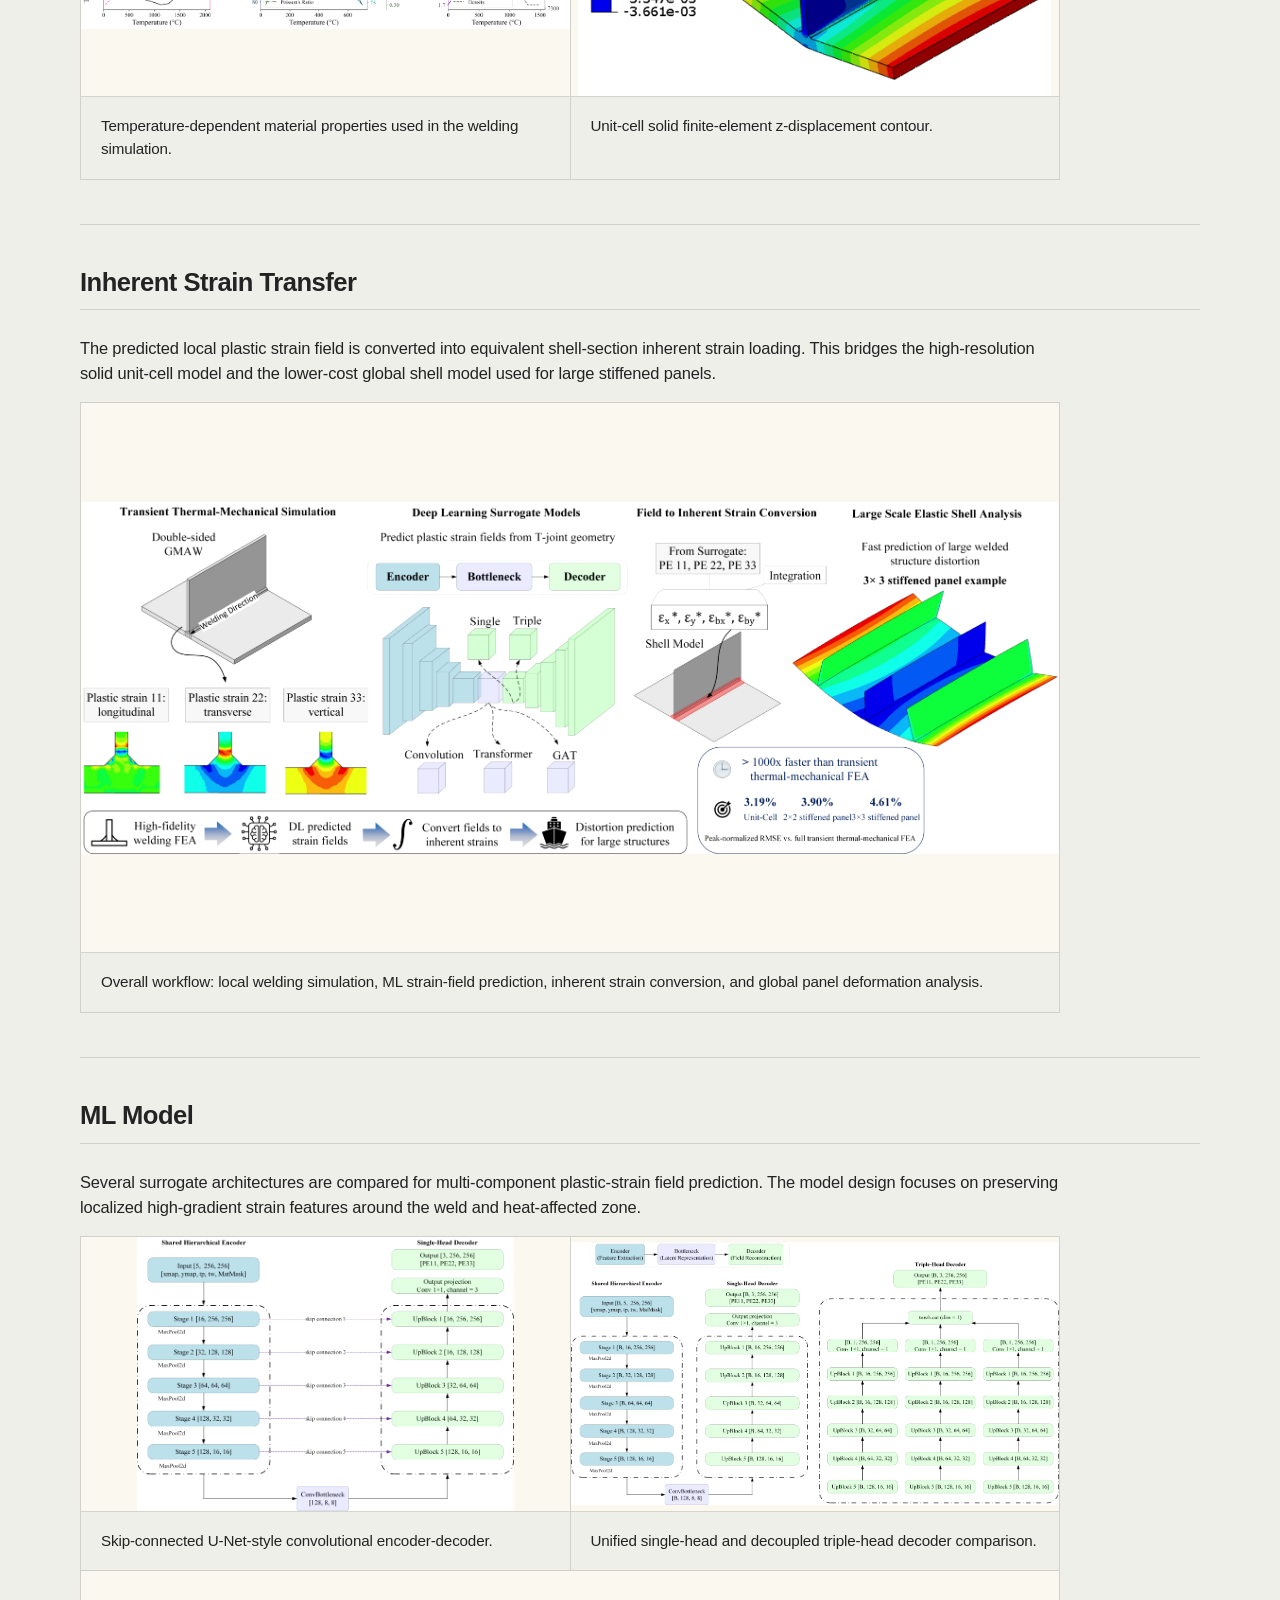
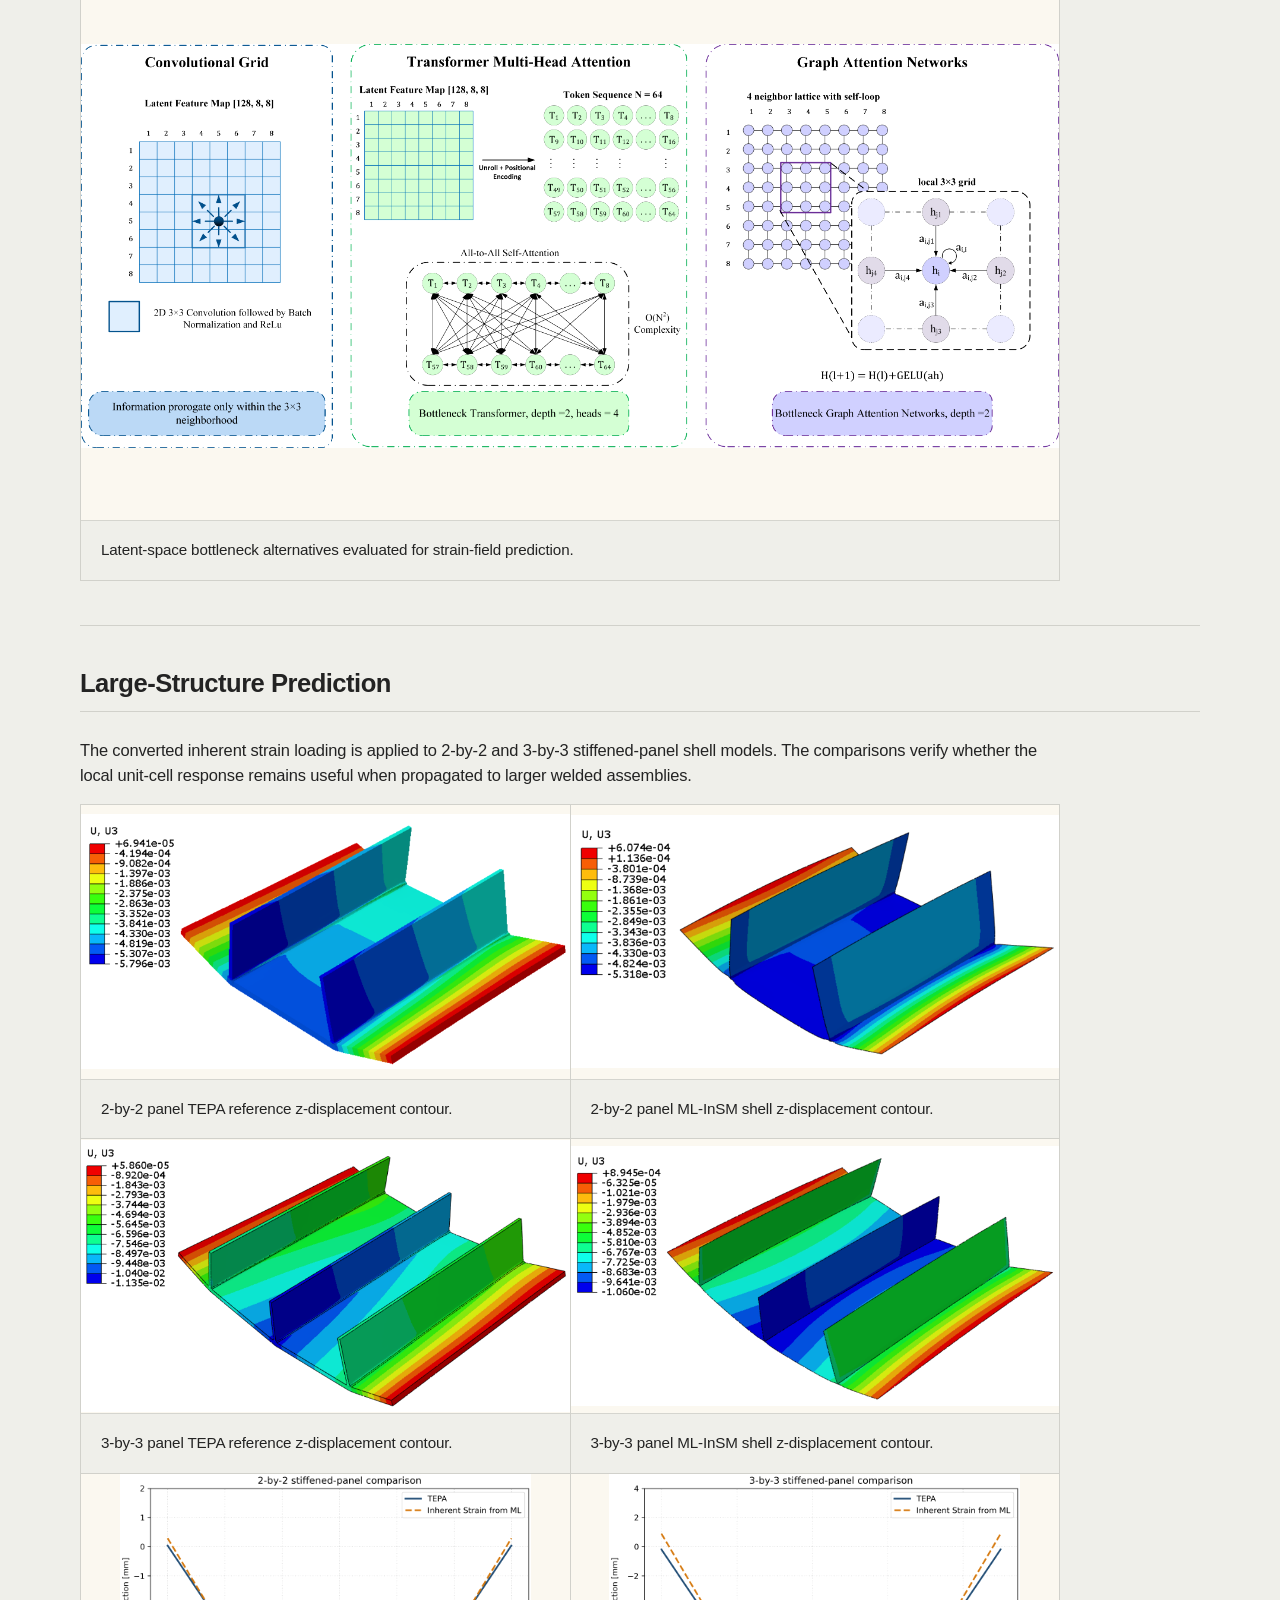
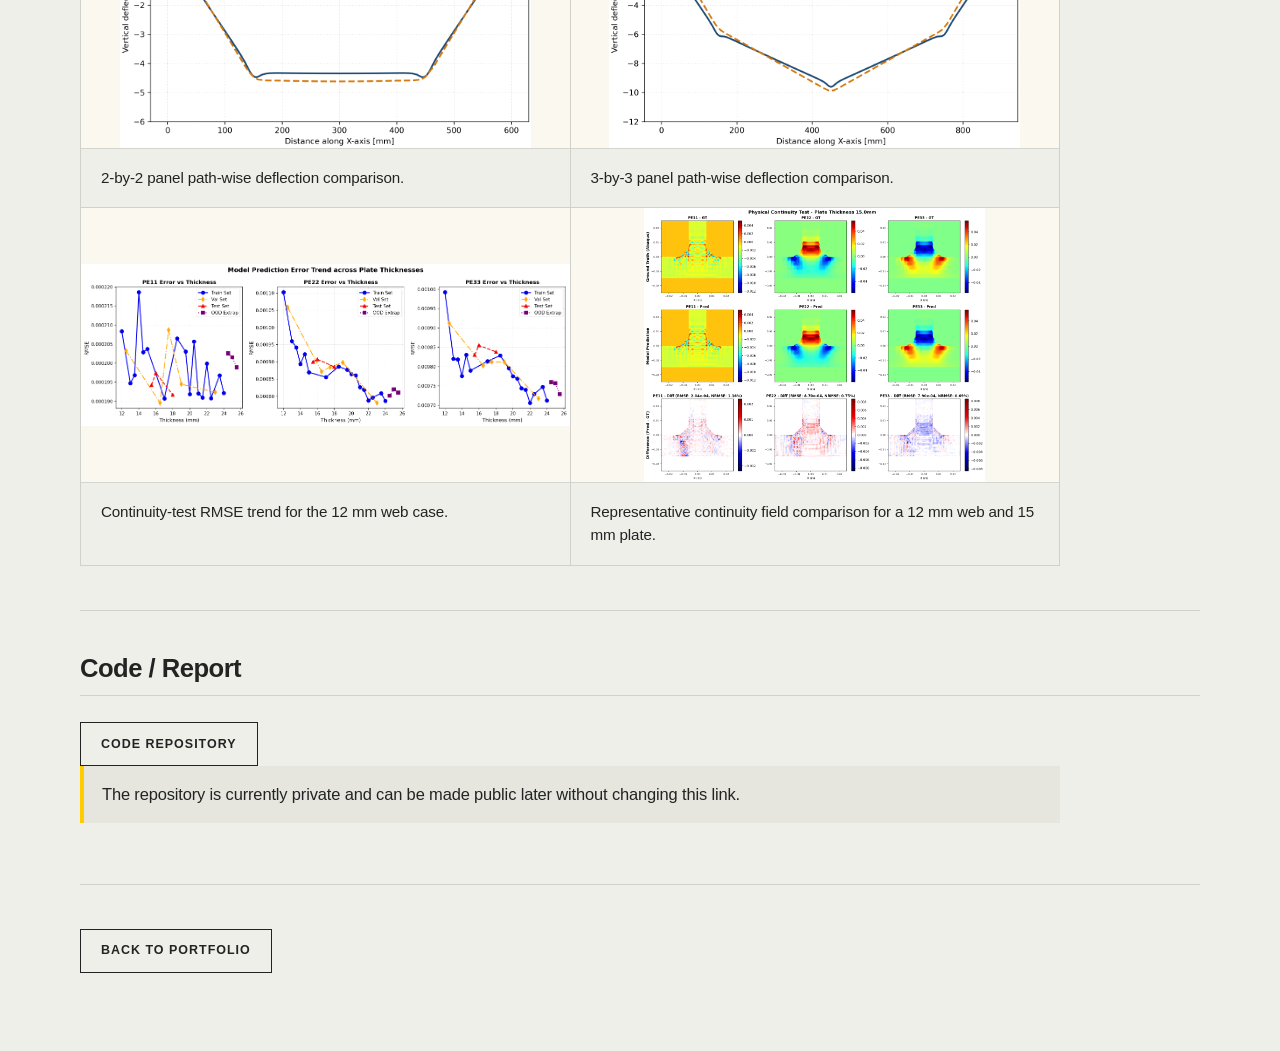
<file: projects/welding.html>
<!DOCTYPE html>
<html lang="en">

<head>
  <meta charset="UTF-8">
  <meta name="viewport" content="width=device-width, initial-scale=1.0">
  <title>DL-InSM Welding Simulation | Runze Shi</title>
  <link rel="stylesheet" href="../style.css">
  <script data-goatcounter="https://runze-fox.goatcounter.com/count" async src="//gc.zgo.at/count.js"></script>
</head>

<body>
  <main class="project-page container">
    <header class="project-hero">
      <p class="eyebrow">Project</p>
      <h1>DL-InSM Welding Simulation</h1>
      <p class="project-summary">A deep-learning inherent-strain workflow for predicting welding-induced deformation in
        large stiffened panels by transferring local unit-cell welding simulations into efficient global shell models.
      </p>
    </header>

    <section class="detail-section">
      <h2>Project Summary</h2>
      <p>This research project studies a machine-learning-assisted inherent strain method for welding distortion
        prediction in stiffened structures. Local thermo-elasto-plastic unit-cell simulations are used to generate
        high-resolution plastic strain fields, which are then learned by neural surrogate models and converted into
        equivalent inherent strain inputs for large elastic shell analyses.</p>
      <p>The objective is to retain the physically meaningful local welding response from solid finite-element models
        while making panel-level deformation prediction fast enough for large welded structures and design iteration.</p>
    </section>

    <section class="detail-section">
      <h2>Key Results</h2>
      <ul>
        <li>Converted ML-predicted unit-cell plastic strain fields into shell-model inherent strain loading for
          panel-level distortion analysis.</li>
        <li>Matched TEPA reference deformation paths with peak-normalized RMSE values of 3.19%, 3.90%, and 4.61% for
          unit-cell, 2-by-2, and 3-by-3 stiffened-panel cases.</li>
        <li>Continuity tests showed smooth error trends across dense plate-thickness variations, supporting physical
          consistency of the learned strain-field mapping.</li>
        <li>Reduced wall-clock analysis time by more than 1002x, more than 10145x, and approximately 3048x for the
          unit-cell, 2-by-2, and 3-by-3 cases compared with TEPA reference simulations.</li>
      </ul>
    </section>

    <section class="detail-section">
      <h2>Unit-cell Simulation</h2>
      <p>The local T-joint unit cell provides the high-fidelity reference response. A solid thermo-elasto-plastic model
        captures the welding heat input, temperature-dependent material response, and local deformation field near the
        welded joint.</p>
      <div class="figure-grid paper-figure-grid">
        <figure class="figure-card">
          <img src="../images/welding/unit-cell-geometry.png" alt="Unit-cell T-joint geometry">
          <figcaption>Reference unit-cell T-joint geometry.</figcaption>
        </figure>
        <figure class="figure-card">
          <img src="../images/welding/goldak-heat-source.png" alt="Goldak heat source configuration">
          <figcaption>Goldak double-ellipsoidal heat source configuration.</figcaption>
        </figure>
        <figure class="figure-card">
          <img src="../images/welding/material-properties.png" alt="Temperature-dependent material properties">
          <figcaption>Temperature-dependent material properties used in the welding simulation.</figcaption>
        </figure>
        <figure class="figure-card">
          <img src="../images/welding/unit-cell-solid-contour.png" alt="Unit-cell solid finite-element contour">
          <figcaption>Unit-cell solid finite-element z-displacement contour.</figcaption>
        </figure>
      </div>
    </section>

    <section class="detail-section">
      <h2>Inherent Strain Transfer</h2>
      <p>The predicted local plastic strain field is converted into equivalent shell-section inherent strain loading.
        This bridges the high-resolution solid unit-cell model and the lower-cost global shell model used for large
        stiffened panels.</p>
      <div class="figure-grid paper-figure-grid">
        <figure class="figure-card wide">
          <img src="../images/welding/graph-abstract.png" alt="DL-InSM workflow graphical abstract">
          <figcaption>Overall workflow: local welding simulation, ML strain-field prediction, inherent strain
            conversion, and global panel deformation analysis.</figcaption>
        </figure>
      </div>
    </section>

    <section class="detail-section">
      <h2>ML Model</h2>
      <p>Several surrogate architectures are compared for multi-component plastic-strain field prediction. The model
        design focuses on preserving localized high-gradient strain features around the weld and heat-affected zone.</p>
      <div class="figure-grid paper-figure-grid">
        <figure class="figure-card">
          <img src="../images/welding/cnn-unet-skip.png" alt="Skip-connected convolutional encoder decoder">
          <figcaption>Skip-connected U-Net-style convolutional encoder-decoder.</figcaption>
        </figure>
        <figure class="figure-card">
          <img src="../images/welding/triple-head-decoder.png" alt="Triple-head decoder architecture">
          <figcaption>Unified single-head and decoupled triple-head decoder comparison.</figcaption>
        </figure>
        <figure class="figure-card wide">
          <img src="../images/welding/bottleneck-comparison.png" alt="Bottleneck architecture comparison">
          <figcaption>Latent-space bottleneck alternatives evaluated for strain-field prediction.</figcaption>
        </figure>
      </div>
    </section>

    <section class="detail-section">
      <h2>Large-Structure Prediction</h2>
      <p>The converted inherent strain loading is applied to 2-by-2 and 3-by-3 stiffened-panel shell models. The
        comparisons verify whether the local unit-cell response remains useful when propagated to larger welded
        assemblies.</p>
      <div class="figure-grid paper-figure-grid">
        <figure class="figure-card">
          <img src="../images/welding/large-panel-2by2-solid-contour.png" alt="2-by-2 TEPA reference contour">
          <figcaption>2-by-2 panel TEPA reference z-displacement contour.</figcaption>
        </figure>
        <figure class="figure-card">
          <img src="../images/welding/large-panel-2by2-shell-contour.png" alt="2-by-2 ML-InSM shell contour">
          <figcaption>2-by-2 panel ML-InSM shell z-displacement contour.</figcaption>
        </figure>
        <figure class="figure-card">
          <img src="../images/welding/large-panel-3by3-solid-contour.png" alt="3-by-3 TEPA reference contour">
          <figcaption>3-by-3 panel TEPA reference z-displacement contour.</figcaption>
        </figure>
        <figure class="figure-card">
          <img src="../images/welding/large-panel-3by3-shell-contour.png" alt="3-by-3 ML-InSM shell contour">
          <figcaption>3-by-3 panel ML-InSM shell z-displacement contour.</figcaption>
        </figure>
        <figure class="figure-card">
          <img src="../images/welding/large-panel-2by2-solid-shell-comparison.png"
            alt="2-by-2 large panel solid and shell comparison">
          <figcaption>2-by-2 panel path-wise deflection comparison.</figcaption>
        </figure>
        <figure class="figure-card">
          <img src="../images/welding/large-panel-3by3-solid-shell-comparison.png"
            alt="3-by-3 large panel solid and shell comparison">
          <figcaption>3-by-3 panel path-wise deflection comparison.</figcaption>
        </figure>
        <figure class="figure-card">
          <img src="../images/welding/continuity-error-trend-web12.png" alt="Continuity test RMSE trend">
          <figcaption>Continuity-test RMSE trend for the 12 mm web case.</figcaption>
        </figure>
        <figure class="figure-card">
          <img src="../images/welding/continuity-test-web12-t15.png" alt="Continuity test field comparison">
          <figcaption>Representative continuity field comparison for a 12 mm web and 15 mm plate.</figcaption>
        </figure>
      </div>
    </section>

    <section class="detail-section">
      <h2>Code / Report</h2>
      <div class="link-list">
        <a class="button" href="https://github.com/runze-fox/DL-InSM-welding-simulation"
          data-goatcounter-click="welding-code">Code Repository</a>
      </div>
      <p class="project-note">The repository is currently private and can be made public later without changing this
        link.</p>
    </section>

    <footer class="footer-actions">
      <a class="back-link" href="../index.html">Back to Portfolio</a>
    </footer>
  </main>
</body>

</html>
</file>
<file: style.css>
:root {
  --braun-bg: #EFEFEA;
  --braun-surface: #E6E6DF;
  --braun-text-main: #232323;
  --braun-text-muted: #767676;
  --braun-border: #D1D1CB;
  --braun-accent-yellow: #FFCC00;

  --bg: var(--braun-bg);
  --bg-soft: var(--braun-surface);
  --card: var(--braun-bg);
  --card-hover: #E7E7E7;
  --text: var(--braun-text-main);
  --muted: var(--braun-text-muted);
  --subtle: var(--braun-text-muted);
  --accent: var(--braun-accent-yellow);
  --accent-strong: var(--braun-text-main);
  --border: var(--braun-border);
  --shadow: none;
}

* {
  box-sizing: border-box;
  border-radius: 0 !important;
  box-shadow: none !important;
}

html {
  scroll-behavior: smooth;
}

body {
  margin: 0;
  background: var(--braun-bg);
  color: var(--braun-text-main);
  font-family: "Inter", "Helvetica Neue", Arial, sans-serif;
  font-size: 15px;
  line-height: 1.5;
  letter-spacing: -0.01em;
}

a {
  color: inherit;
  text-decoration: none;
  transition: all 0.1s ease;
}

img {
  display: block;
  max-width: 100%;
}

.container {
  width: min(100% - 48px, 1120px);
  margin: 0 auto;
}

.site-header {
  background: var(--braun-bg);
  border-bottom: 1px solid var(--braun-border);
}

.nav {
  display: flex;
  align-items: center;
  justify-content: space-between;
  min-height: 62px;
  border-bottom: 1px solid var(--braun-border);
}

.nav-logo {
  color: var(--braun-text-main);
  font-size: 1rem;
  font-weight: 700;
  letter-spacing: -0.02em;
}

.nav-links {
  display: flex;
  gap: 0;
  color: var(--braun-text-muted);
  font-size: 0.78rem;
  font-weight: 500;
  letter-spacing: 0.08em;
  text-transform: uppercase;
}

.nav-links a {
  display: inline-flex;
  align-items: center;
  min-height: 36px;
  padding: 0 14px;
  border-left: 1px solid var(--braun-border);
}

.nav-links a:last-child {
  border-right: 1px solid var(--braun-border);
}

.nav-links a:hover,
.contact-links a:hover {
  background: var(--braun-accent-yellow);
  color: #000;
}

.hero {
  display: grid;
  grid-template-columns: minmax(0, 1fr) 220px;
  gap: 56px;
  align-items: end;
  padding: 72px 0 68px;
}

.eyebrow {
  margin: 0 0 18px;
  color: var(--braun-text-muted);
  font-size: 0.75rem;
  font-weight: 500;
  letter-spacing: 0.08em;
  text-transform: uppercase;
}

h1,
h2,
h3,
p {
  overflow-wrap: anywhere;
}

h1,
h2,
h3 {
  color: var(--braun-text-main);
  font-weight: 700;
  letter-spacing: -0.02em;
}

h1 {
  margin: 0;
  font-size: clamp(3rem, 8vw, 5.8rem);
  line-height: 0.94;
}

h2 {
  margin: 0;
  font-size: clamp(1.35rem, 2.4vw, 2.1rem);
  line-height: 1.05;
}

h3 {
  margin: 0;
  font-size: 1.35rem;
  line-height: 1.12;
}

.subtitle {
  max-width: 720px;
  margin: 26px 0 6px;
  color: var(--braun-text-main);
  font-size: 1.08rem;
  font-weight: 700;
}

.tagline {
  max-width: 720px;
  margin: 0;
  color: var(--braun-text-muted);
  font-size: 1rem;
}

.button-row {
  display: flex;
  flex-wrap: wrap;
  gap: 0;
  margin-top: 30px;
}

.resume-menu {
  position: relative;
  display: inline-flex;
  z-index: 5;
}

.resume-trigger {
  cursor: default;
}

.resume-options {
  position: absolute;
  top: calc(100% - 1px);
  left: 0;
  display: grid;
  min-width: 250px;
  visibility: hidden;
  opacity: 0;
  pointer-events: none;
  background: var(--braun-bg);
  border: 1px solid var(--braun-text-main);
  transition: all 0.1s ease;
}

.resume-options a {
  display: flex;
  align-items: center;
  min-height: 42px;
  padding: 0 16px;
  border-bottom: 1px solid var(--braun-border);
  color: var(--braun-text-main);
  font-size: 0.76rem;
  font-weight: 700;
  letter-spacing: 0.06em;
  text-transform: uppercase;
  white-space: nowrap;
}

.resume-options a:last-child {
  border-bottom: 0;
}

.resume-menu:hover .resume-options,
.resume-menu:focus-within .resume-options {
  visibility: visible;
  opacity: 1;
  pointer-events: auto;
}

.resume-menu:hover .resume-trigger,
.resume-menu:focus-within .resume-trigger,
.resume-options a:hover,
.resume-options a:focus {
  background: var(--braun-accent-yellow);
  border-color: var(--braun-accent-yellow);
  color: #000;
}

.button,
.details-button,
.back-link {
  display: inline-flex;
  align-items: center;
  justify-content: center;
  min-height: 44px;
  padding: 0 20px;
  border: 1px solid var(--braun-text-main);
  background: transparent;
  color: var(--braun-text-main);
  font-size: 0.78rem;
  font-weight: 700;
  letter-spacing: 0.08em;
  text-transform: uppercase;
  transition: all 0.1s ease;
}

.button+.button,
.resume-menu+.button,
.link-list .button+.button {
  margin-left: -1px;
}

.button:hover,
.back-link:hover {
  background: var(--braun-text-main);
  color: var(--braun-bg);
}

.button.primary,
.details-button {
  background: var(--braun-text-main);
  border-color: var(--braun-text-main);
  color: var(--braun-bg);
}

.button.primary:hover,
.details-button:hover {
  background: var(--braun-accent-yellow);
  border-color: var(--braun-accent-yellow);
  color: #000;
}

.profile-image {
  width: 220px;
  aspect-ratio: 1;
  object-fit: cover;
  object-position: center 42%;
  border: 1px solid var(--braun-border);
  border-radius: 50% !important;
  filter: grayscale(10%) contrast(105%);
}

.section {
  padding: 64px 0;
  border-top: 1px solid var(--braun-border);
}

.section-heading {
  max-width: 860px;
  margin-bottom: 30px;
}

.section-heading h2 {
  white-space: nowrap;
}

.about-text {
  max-width: 860px;
  margin: 0;
  color: var(--braun-text-muted);
  font-size: 1rem;
}

.project-grid {
  display: grid;
  grid-template-columns: repeat(2, minmax(0, 1fr));
  gap: 28px;
  background: transparent;
  border: 0;
}

.project-card {
  overflow: hidden;
  background: var(--braun-bg);
  border: 1px solid var(--braun-border);
  transition: all 0.1s ease;
}

.project-card:hover {
  background: var(--braun-surface);
}

.project-card img {
  width: 100%;
  height: 210px;
  object-fit: cover;
  background: var(--braun-surface);
  border-bottom: 1px solid var(--braun-border);
  filter: grayscale(10%) contrast(105%);
}

.project-card-body {
  padding: 34px 36px 36px;
}

.project-card-body h3 {
  font-size: 1.05rem;
  line-height: 1.25;
  letter-spacing: 0.04em;
  text-transform: uppercase;
}

.project-card-body p {
  min-height: 78px;
  margin: 16px 0 28px;
  color: var(--braun-text-muted);
  font-size: 0.92rem;
  font-weight: 400;
  line-height: 1.62;
}

.project-card .details-button {
  min-height: 38px;
  padding: 0 16px;
  border: 1px solid var(--braun-text-main);
  background: var(--braun-text-main);
  color: var(--braun-bg);
  font-size: 0.8rem;
  letter-spacing: 0.06em;
}

.project-card .details-button::after {
  content: "";
}

.project-card .details-button:hover {
  background: var(--braun-accent-yellow);
  border-color: var(--braun-accent-yellow);
  color: #000;
}

.contact-section {
  border-top: 1px solid var(--braun-border);
}

.contact-links {
  display: grid;
  gap: 0;
  max-width: 760px;
  border: 1px solid var(--braun-border);
}

.contact-link {
  display: flex;
  align-items: center;
  gap: 16px;
  min-height: 52px;
  padding: 0 18px;
  background: var(--braun-bg);
  border-bottom: 1px solid var(--braun-border);
  color: var(--braun-text-main);
  font-weight: 700;
  transition: all 0.1s ease;
}

.contact-link:last-child {
  border-bottom: 0;
}

.contact-link:hover {
  background: var(--braun-accent-yellow);
  color: #000;
}

.contact-icon {
  flex: 0 0 22px;
  width: 22px;
  height: 22px;
  fill: currentColor;
}

.contact-link span {
  overflow-wrap: anywhere;
}

.project-page {
  padding: 56px 0 78px;
}

.project-hero {
  max-width: 900px;
  margin-bottom: 36px;
}

.project-hero h1 {
  margin-bottom: 20px;
  font-size: clamp(2rem, 4vw, 3.5rem);
  line-height: 1;
}

.project-summary {
  max-width: 820px;
  color: var(--braun-text-main);
  font-size: 1.08rem;
}

.detail-section {
  padding: 44px 0;
  border-top: 1px solid var(--braun-border);
}

.detail-section h2 {
  margin: 0 0 26px;
  padding-bottom: 14px;
  border-bottom: 1px solid var(--braun-border);
  font-size: clamp(1.2rem, 2vw, 1.75rem);
  line-height: 1.04;
}

.detail-section> :not(h2) {
  max-width: 980px;
}

.detail-section p,
.detail-section li {
  color: var(--braun-text-main);
}

.detail-section p {
  margin-top: 0;
  max-width: 980px;
  font-size: 1.03rem;
}

.detail-section ul {
  max-width: 980px;
  margin: 0;
  padding-left: 18px;
}

.detail-section li+li {
  margin-top: 10px;
}

.figure-grid {
  display: grid;
  grid-template-columns: 1fr;
  gap: 1px;
  background: var(--braun-border);
  border: 1px solid var(--braun-border);
}

.paper-figure-grid {
  grid-template-columns: repeat(2, minmax(0, 1fr));
}

.paper-figure-grid .wide {
  grid-column: 1 / -1;
}

.standalone-figure {
  max-width: 980px;
  margin: 0;
  border: 1px solid var(--braun-border);
}

.figure-placeholder {
  display: grid;
  min-height: 240px;
  place-items: center;
  padding: 24px;
  background: var(--braun-surface);
  border: 1px dashed var(--braun-border);
  color: var(--braun-text-muted);
  text-align: center;
}

.figure-card {
  overflow: hidden;
  margin: 0;
  background: var(--braun-bg);
  border: 0;
}

.figure-card img {
  width: 100%;
  aspect-ratio: 16 / 9;
  object-fit: contain;
  background: #F5F2EA;
  border-bottom: 1px solid var(--braun-border);
  filter: grayscale(10%) contrast(105%);
}

.figure-card video {
  display: block;
  width: 100%;
  aspect-ratio: 16 / 9;
  background: #0B0B0E;
  border-bottom: 1px solid var(--braun-border);
}

.figure-card figcaption {
  padding: 18px 20px;
  color: var(--braun-text-main);
  font-size: 0.95rem;
}

.project-note {
  padding: 16px 18px;
  background: var(--braun-surface);
  border-left: 4px solid var(--braun-accent-yellow);
}

.stats-table {
  width: 100%;
  max-width: 980px;
  margin: 0 0 28px;
  border-collapse: collapse;
  background: var(--braun-bg);
  border: 1px solid var(--braun-border);
  font-size: 0.92rem;
}

.stats-table th,
.stats-table td {
  padding: 14px 16px;
  border: 1px solid var(--braun-border);
  text-align: left;
  vertical-align: top;
}

.stats-table th {
  background: var(--braun-surface);
  color: var(--braun-text-main);
  font-size: 0.74rem;
  font-weight: 700;
  letter-spacing: 0.08em;
  text-transform: uppercase;
}

.stats-table td {
  color: var(--braun-text-main);
  line-height: 1.45;
}

.link-list {
  display: flex;
  flex-wrap: wrap;
  gap: 0;
}

.footer-actions {
  padding-top: 44px;
  border-top: 1px solid var(--braun-border);
}

@media (max-width: 760px) {
  .container {
    width: min(100% - 28px, 1120px);
  }

  .nav {
    align-items: flex-start;
    flex-direction: column;
    gap: 14px;
    padding: 18px 0;
  }

  .nav-links {
    width: 100%;
    display: grid;
    grid-template-columns: repeat(3, 1fr);
  }

  .nav-links a {
    justify-content: center;
    border: 1px solid var(--braun-border);
    border-right: 0;
  }

  .nav-links a:last-child {
    border-right: 1px solid var(--braun-border);
  }

  .hero {
    grid-template-columns: 1fr;
    gap: 32px;
    align-items: start;
    padding: 52px 0 58px;
  }

  .profile-image {
    width: min(100%, 240px);
  }

  .section {
    padding: 52px 0;
  }

  .section-heading h2 {
    white-space: normal;
  }

  .about-text {
    margin-left: 0;
  }

  .project-grid,
  .figure-grid {
    grid-template-columns: 1fr;
  }

  .paper-figure-grid .wide {
    grid-column: auto;
  }

  .stats-table {
    display: block;
    overflow-x: auto;
    white-space: nowrap;
  }

  .project-card-body p {
    min-height: 0;
  }

  .button,
  .back-link {
    width: 100%;
  }

  .button+.button,
  .link-list .button+.button {
    margin-left: 0;
    margin-top: -1px;
  }

  .button-row,
  .link-list {
    width: 100%;
  }

  .resume-menu {
    width: 100%;
    display: grid;
  }

  .resume-options {
    position: static;
    display: none;
    min-width: 0;
    width: 100%;
    margin-top: -1px;
    visibility: visible;
    opacity: 1;
  }

  .resume-menu:hover .resume-options,
  .resume-menu:focus-within .resume-options {
    display: grid;
  }
}
</file>
